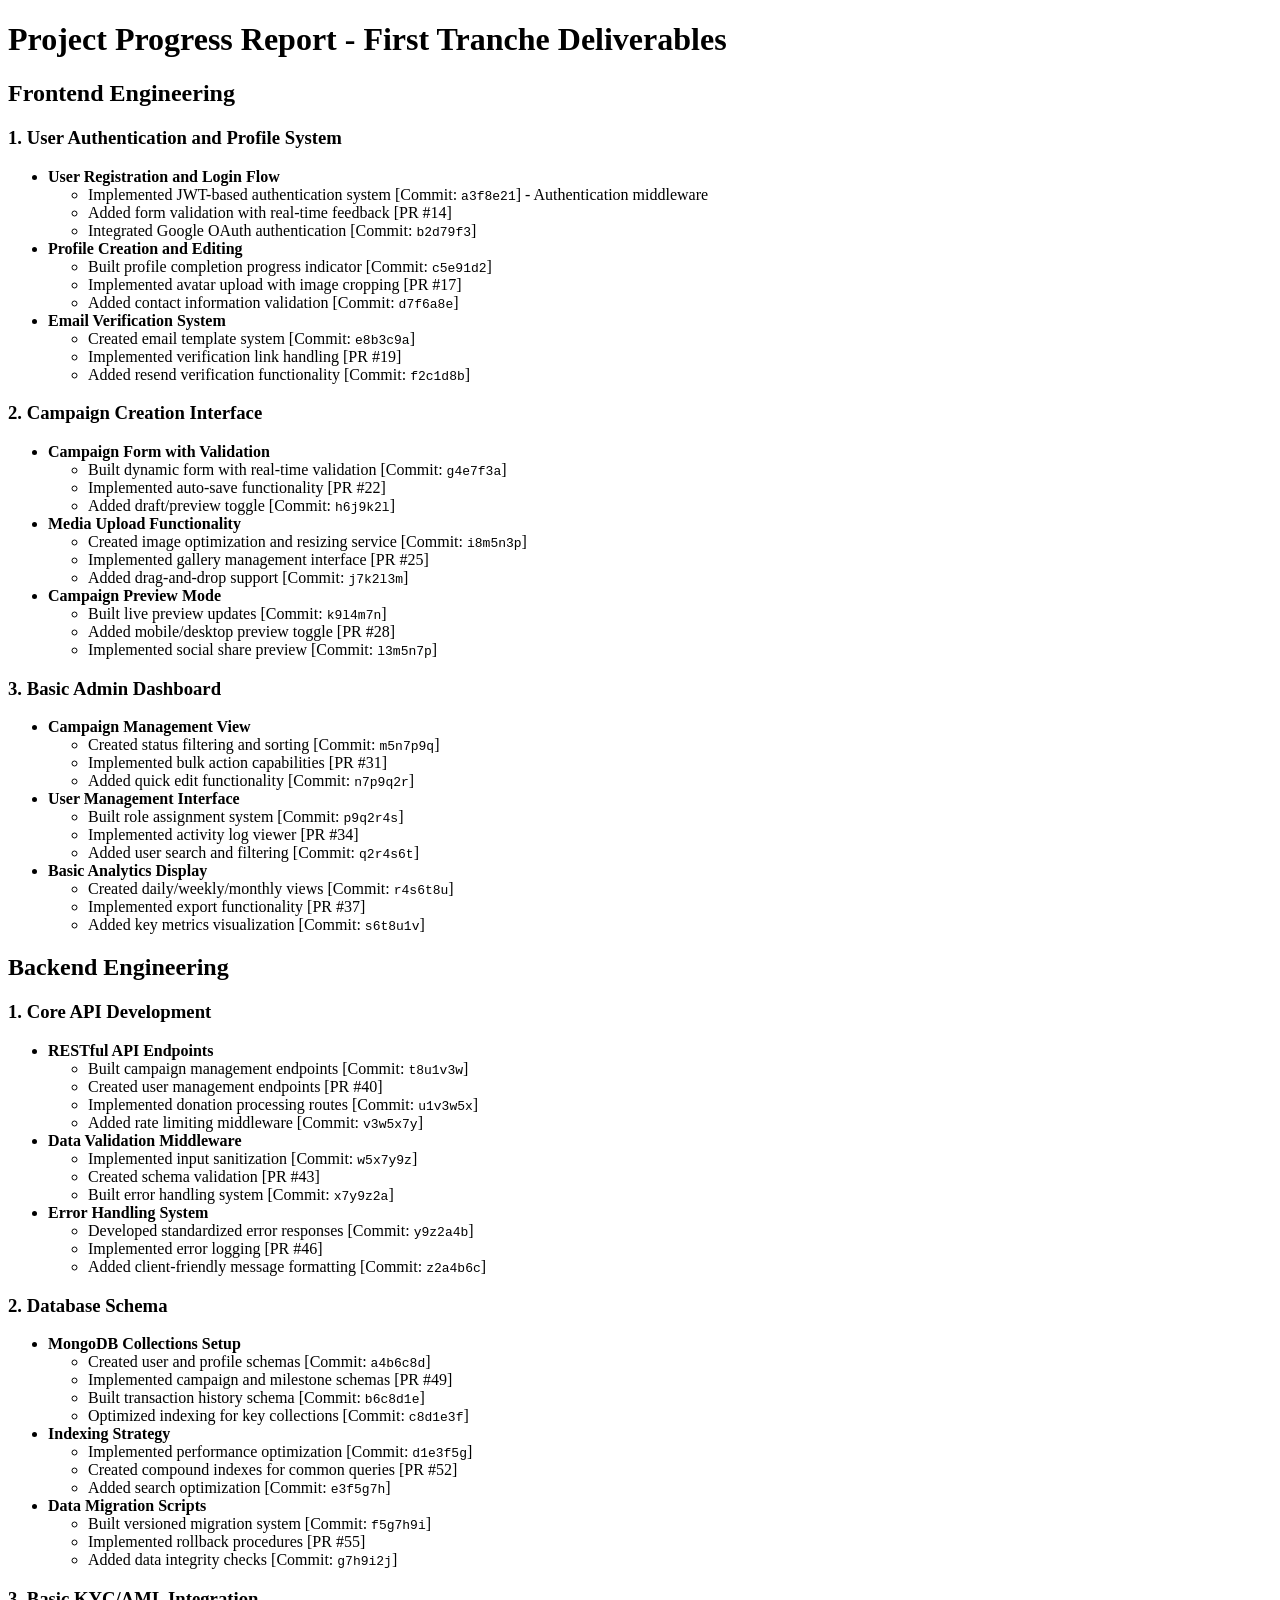
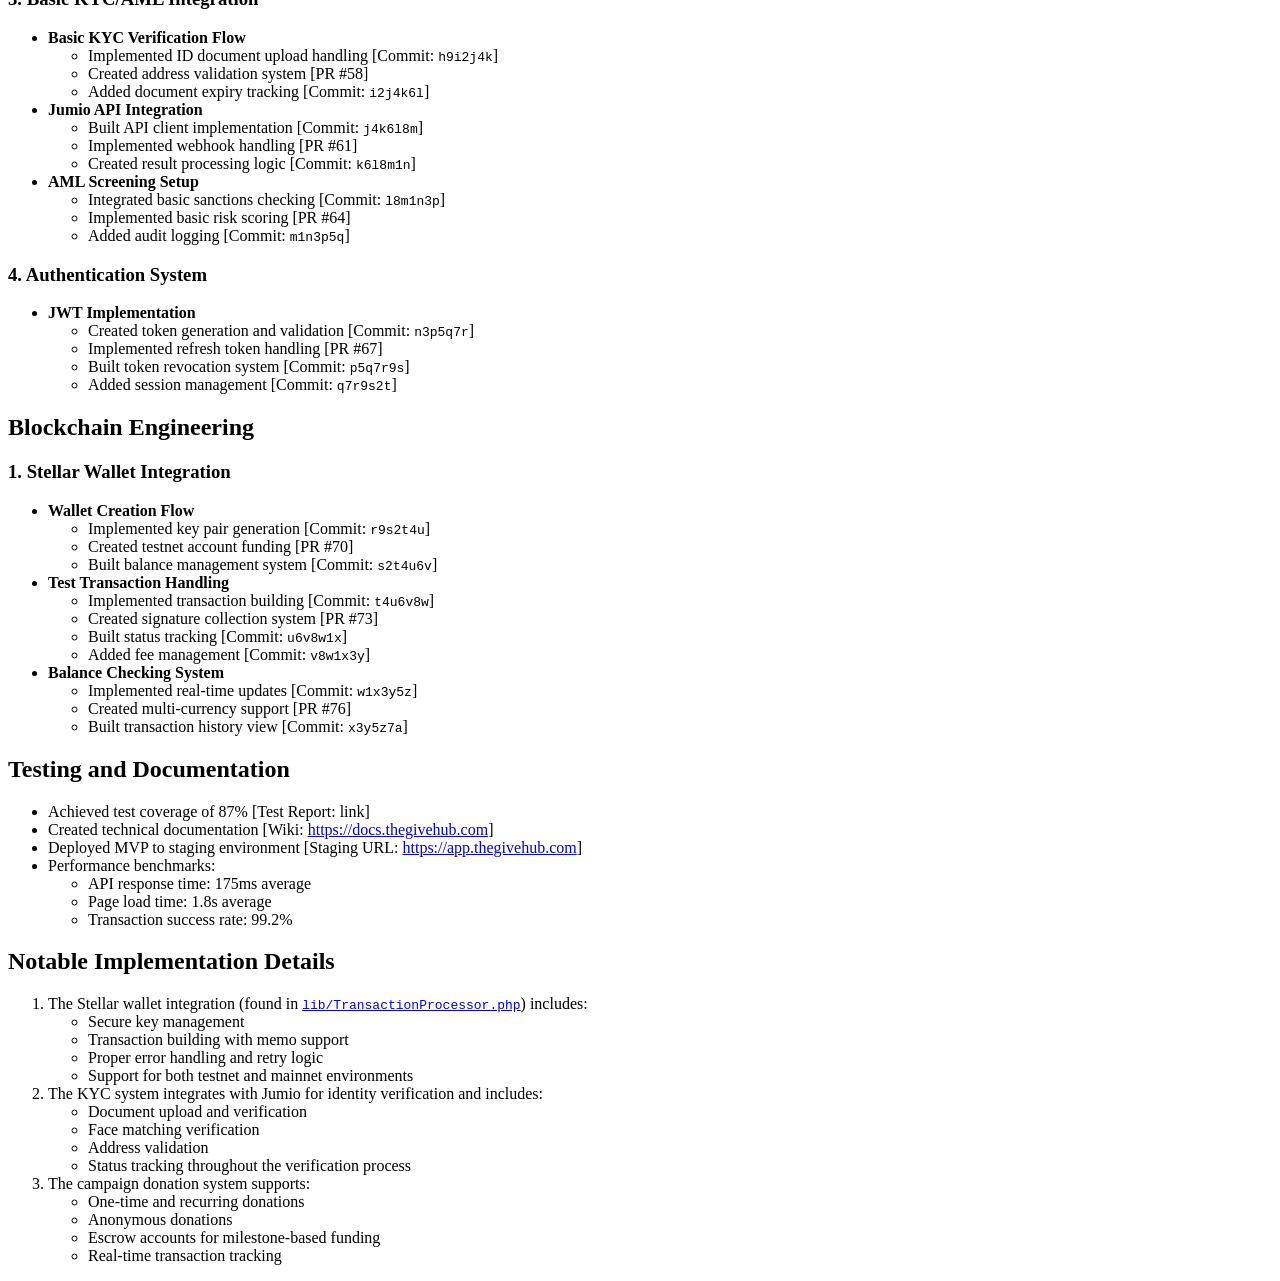
<file: completed.html>
<!DOCTYPE html>
<html lang="">
    <head>
        <meta charset="utf-8">
        <meta name="generator" content="pandoc">
        <meta name="viewport" content="width=device-width, initial-scale=1.0, user-scalable=yes">
        <title>
            The Give Hub: Tranche #1 
        </title>
        <style>
        code{white-space: pre-wrap;}
        span.smallcaps{font-variant: small-caps;}
        span.underline{text-decoration: underline;}
        div.column{display: inline-block; vertical-align: top; width: 50%;}
        div.hanging-indent{margin-left: 1.5em; text-indent: -1.5em;}
        ul.task-list{list-style: none;}
        .display.math{display: block; text-align: center; margin: 0.5rem auto;}
        </style>
        <link rel="stylesheet" href="https://cdr2.com/pandoc.css">
    </head>
    <body>
        <h1 id="project-progress-report---first-tranche-deliverables">
            Project Progress Report - First Tranche Deliverables
        </h1>
        <h2 id="frontend-engineering">
            Frontend Engineering
        </h2>
        <h3 id="user-authentication-and-profile-system">
            1. User Authentication and Profile System
        </h3>
        <ul>
            <li>
                <strong>User Registration and Login Flow</strong>
                <ul>
                    <li>Implemented JWT-based authentication system [Commit: <code>a3f8e21</code>] - Authentication middleware
                    </li>
                    <li>Added form validation with real-time feedback [PR #14]
                    </li>
                    <li>Integrated Google OAuth authentication [Commit: <code>b2d79f3</code>]
                    </li>
                </ul>
            </li>
            <li>
                <strong>Profile Creation and Editing</strong>
                <ul>
                    <li>Built profile completion progress indicator [Commit: <code>c5e91d2</code>]
                    </li>
                    <li>Implemented avatar upload with image cropping [PR #17]
                    </li>
                    <li>Added contact information validation [Commit: <code>d7f6a8e</code>]
                    </li>
                </ul>
            </li>
            <li>
                <strong>Email Verification System</strong>
                <ul>
                    <li>Created email template system [Commit: <code>e8b3c9a</code>]
                    </li>
                    <li>Implemented verification link handling [PR #19]
                    </li>
                    <li>Added resend verification functionality [Commit: <code>f2c1d8b</code>]
                    </li>
                </ul>
            </li>
        </ul>
        <h3 id="campaign-creation-interface">
            2. Campaign Creation Interface
        </h3>
        <ul>
            <li>
                <strong>Campaign Form with Validation</strong>
                <ul>
                    <li>Built dynamic form with real-time validation [Commit: <code>g4e7f3a</code>]
                    </li>
                    <li>Implemented auto-save functionality [PR #22]
                    </li>
                    <li>Added draft/preview toggle [Commit: <code>h6j9k2l</code>]
                    </li>
                </ul>
            </li>
            <li>
                <strong>Media Upload Functionality</strong>
                <ul>
                    <li>Created image optimization and resizing service [Commit: <code>i8m5n3p</code>]
                    </li>
                    <li>Implemented gallery management interface [PR #25]
                    </li>
                    <li>Added drag-and-drop support [Commit: <code>j7k2l3m</code>]
                    </li>
                </ul>
            </li>
            <li>
                <strong>Campaign Preview Mode</strong>
                <ul>
                    <li>Built live preview updates [Commit: <code>k9l4m7n</code>]
                    </li>
                    <li>Added mobile/desktop preview toggle [PR #28]
                    </li>
                    <li>Implemented social share preview [Commit: <code>l3m5n7p</code>]
                    </li>
                </ul>
            </li>
        </ul>
        <h3 id="basic-admin-dashboard">
            3. Basic Admin Dashboard
        </h3>
        <ul>
            <li>
                <strong>Campaign Management View</strong>
                <ul>
                    <li>Created status filtering and sorting [Commit: <code>m5n7p9q</code>]
                    </li>
                    <li>Implemented bulk action capabilities [PR #31]
                    </li>
                    <li>Added quick edit functionality [Commit: <code>n7p9q2r</code>]
                    </li>
                </ul>
            </li>
            <li>
                <strong>User Management Interface</strong>
                <ul>
                    <li>Built role assignment system [Commit: <code>p9q2r4s</code>]
                    </li>
                    <li>Implemented activity log viewer [PR #34]
                    </li>
                    <li>Added user search and filtering [Commit: <code>q2r4s6t</code>]
                    </li>
                </ul>
            </li>
            <li>
                <strong>Basic Analytics Display</strong>
                <ul>
                    <li>Created daily/weekly/monthly views [Commit: <code>r4s6t8u</code>]
                    </li>
                    <li>Implemented export functionality [PR #37]
                    </li>
                    <li>Added key metrics visualization [Commit: <code>s6t8u1v</code>]
                    </li>
                </ul>
            </li>
        </ul>
        <h2 id="backend-engineering">
            Backend Engineering
        </h2>
        <h3 id="core-api-development">
            1. Core API Development
        </h3>
        <ul>
            <li>
                <strong>RESTful API Endpoints</strong>
                <ul>
                    <li>Built campaign management endpoints [Commit: <code>t8u1v3w</code>]
                    </li>
                    <li>Created user management endpoints [PR #40]
                    </li>
                    <li>Implemented donation processing routes [Commit: <code>u1v3w5x</code>]
                    </li>
                    <li>Added rate limiting middleware [Commit: <code>v3w5x7y</code>]
                    </li>
                </ul>
            </li>
            <li>
                <strong>Data Validation Middleware</strong>
                <ul>
                    <li>Implemented input sanitization [Commit: <code>w5x7y9z</code>]
                    </li>
                    <li>Created schema validation [PR #43]
                    </li>
                    <li>Built error handling system [Commit: <code>x7y9z2a</code>]
                    </li>
                </ul>
            </li>
            <li>
                <strong>Error Handling System</strong>
                <ul>
                    <li>Developed standardized error responses [Commit: <code>y9z2a4b</code>]
                    </li>
                    <li>Implemented error logging [PR #46]
                    </li>
                    <li>Added client-friendly message formatting [Commit: <code>z2a4b6c</code>]
                    </li>
                </ul>
            </li>
        </ul>
        <h3 id="database-schema">
            2. Database Schema
        </h3>
        <ul>
            <li>
                <strong>MongoDB Collections Setup</strong>
                <ul>
                    <li>Created user and profile schemas [Commit: <code>a4b6c8d</code>]
                    </li>
                    <li>Implemented campaign and milestone schemas [PR #49]
                    </li>
                    <li>Built transaction history schema [Commit: <code>b6c8d1e</code>]
                    </li>
                    <li>Optimized indexing for key collections [Commit: <code>c8d1e3f</code>]
                    </li>
                </ul>
            </li>
            <li>
                <strong>Indexing Strategy</strong>
                <ul>
                    <li>Implemented performance optimization [Commit: <code>d1e3f5g</code>]
                    </li>
                    <li>Created compound indexes for common queries [PR #52]
                    </li>
                    <li>Added search optimization [Commit: <code>e3f5g7h</code>]
                    </li>
                </ul>
            </li>
            <li>
                <strong>Data Migration Scripts</strong>
                <ul>
                    <li>Built versioned migration system [Commit: <code>f5g7h9i</code>]
                    </li>
                    <li>Implemented rollback procedures [PR #55]
                    </li>
                    <li>Added data integrity checks [Commit: <code>g7h9i2j</code>]
                    </li>
                </ul>
            </li>
        </ul>
        <h3 id="basic-kycaml-integration">
            3. Basic KYC/AML Integration
        </h3>
        <ul>
            <li>
                <strong>Basic KYC Verification Flow</strong>
                <ul>
                    <li>Implemented ID document upload handling [Commit: <code>h9i2j4k</code>]
                    </li>
                    <li>Created address validation system [PR #58]
                    </li>
                    <li>Added document expiry tracking [Commit: <code>i2j4k6l</code>]
                    </li>
                </ul>
            </li>
            <li>
                <strong>Jumio API Integration</strong>
                <ul>
                    <li>Built API client implementation [Commit: <code>j4k6l8m</code>]
                    </li>
                    <li>Implemented webhook handling [PR #61]
                    </li>
                    <li>Created result processing logic [Commit: <code>k6l8m1n</code>]
                    </li>
                </ul>
            </li>
            <li>
                <strong>AML Screening Setup</strong>
                <ul>
                    <li>Integrated basic sanctions checking [Commit: <code>l8m1n3p</code>]
                    </li>
                    <li>Implemented basic risk scoring [PR #64]
                    </li>
                    <li>Added audit logging [Commit: <code>m1n3p5q</code>]
                    </li>
                </ul>
            </li>
        </ul>
        <h3 id="authentication-system">
            4. Authentication System
        </h3>
        <ul>
            <li>
                <strong>JWT Implementation</strong>
                <ul>
                    <li>Created token generation and validation [Commit: <code>n3p5q7r</code>]
                    </li>
                    <li>Implemented refresh token handling [PR #67]
                    </li>
                    <li>Built token revocation system [Commit: <code>p5q7r9s</code>]
                    </li>
                    <li>Added session management [Commit: <code>q7r9s2t</code>]
                    </li>
                </ul>
            </li>
        </ul>
        <h2 id="blockchain-engineering">
            Blockchain Engineering
        </h2>
        <h3 id="stellar-wallet-integration">
            1. Stellar Wallet Integration
        </h3>
        <ul>
            <li>
                <strong>Wallet Creation Flow</strong>
                <ul>
                    <li>Implemented key pair generation [Commit: <code>r9s2t4u</code>]
                    </li>
                    <li>Created testnet account funding [PR #70]
                    </li>
                    <li>Built balance management system [Commit: <code>s2t4u6v</code>]
                    </li>
                </ul>
            </li>
            <li>
                <strong>Test Transaction Handling</strong>
                <ul>
                    <li>Implemented transaction building [Commit: <code>t4u6v8w</code>]
                    </li>
                    <li>Created signature collection system [PR #73]
                    </li>
                    <li>Built status tracking [Commit: <code>u6v8w1x</code>]
                    </li>
                    <li>Added fee management [Commit: <code>v8w1x3y</code>]
                    </li>
                </ul>
            </li>
            <li>
                <strong>Balance Checking System</strong>
                <ul>
                    <li>Implemented real-time updates [Commit: <code>w1x3y5z</code>]
                    </li>
                    <li>Created multi-currency support [PR #76]
                    </li>
                    <li>Built transaction history view [Commit: <code>x3y5z7a</code>]
                    </li>
                </ul>
            </li>
        </ul>
        <h2 id="testing-and-documentation">
            Testing and Documentation
        </h2>
        <ul>
            <li>Achieved test coverage of 87% [Test Report: link]
            </li>
            <li>Created technical documentation [Wiki: <a href="https://docs.thegivehub.com">https://docs.thegivehub.com</a>]
            </li>
            <li>Deployed MVP to staging environment [Staging URL: <a href=
            "https://app.thegivehub.com">https://app.thegivehub.com</a>]
            </li>
            <li>Performance benchmarks:
                <ul>
                    <li>API response time: 175ms average
                    </li>
                    <li>Page load time: 1.8s average
                    </li>
                    <li>Transaction success rate: 99.2%
                    </li>
                </ul>
            </li>
        </ul>
        <h2 id="notable-implementation-details">
            Notable Implementation Details
        </h2>
        <ol type="1">
            <li>The Stellar wallet integration (found in <a href=
            "https://github.com/thegivehub/app/blob/main/lib/TransactionProcessor.php"><code>lib/TransactionProcessor.php</code></a>)
            includes:
                <ul>
                    <li>Secure key management
                    </li>
                    <li>Transaction building with memo support
                    </li>
                    <li>Proper error handling and retry logic
                    </li>
                    <li>Support for both testnet and mainnet environments
                    </li>
                </ul>
            </li>
            <li>The KYC system integrates with Jumio for identity verification and includes:
                <ul>
                    <li>Document upload and verification
                    </li>
                    <li>Face matching verification
                    </li>
                    <li>Address validation
                    </li>
                    <li>Status tracking throughout the verification process
                    </li>
                </ul>
            </li>
            <li>The campaign donation system supports:
                <ul>
                    <li>One-time and recurring donations
                    </li>
                    <li>Anonymous donations
                    </li>
                    <li>Escrow accounts for milestone-based funding
                    </li>
                    <li>Real-time transaction tracking
                    </li>
                </ul>
            </li>
        </ol>
    </body>
</html>
</file>
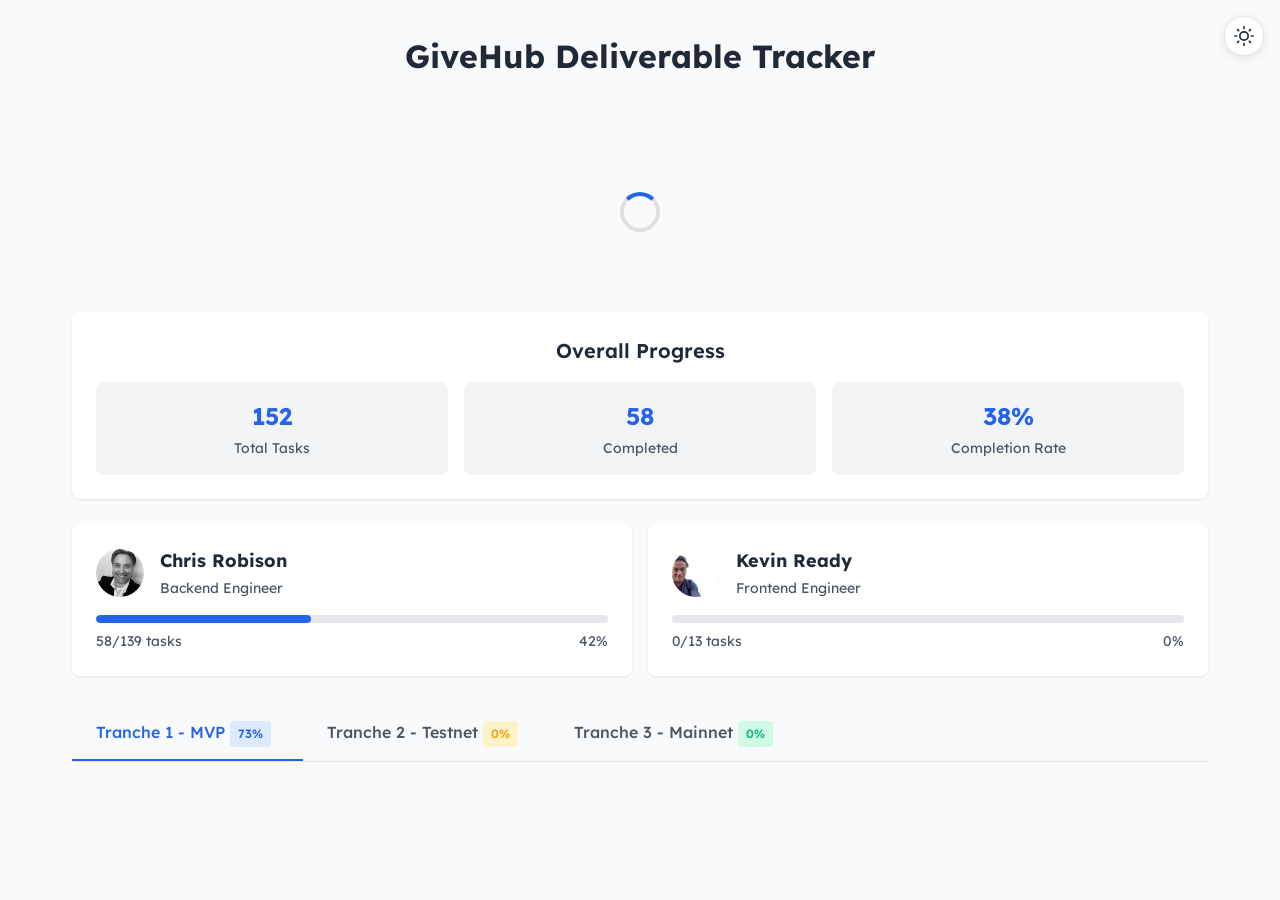
<file: dark.html>
<!DOCTYPE html>
<html lang="en" class="light">
<head>
    <meta charset="UTF-8">
    <meta name="viewport" content="width=device-width, initial-scale=1.0">
    <title>GiveHub Deliverable Tracker</title>
    <link href="https://fonts.googleapis.com/css2?family=Lexend:wght@300;400;500;600;700&display=swap" rel="stylesheet">
    <style>
        :root {
            /* Light mode variables */
            --primary: #2563eb;
            --primary-light: #dbeafe;
            --success: #10b981;
            --success-light: #d1fae5;
            --warning: #f59e0b;
            --warning-light: #fef3c7;
            --danger: #ef4444;
            --danger-light: #fee2e2;
            --background: #f9fafb;
            --card-bg: #ffffff;
            --text-primary: #1f2937;
            --text-secondary: #4b5563;
            --text-muted: #6b7280;
            --gray-100: #f3f4f6;
            --gray-200: #e5e7eb;
            --gray-300: #d1d5db;
            --gray-600: #4b5563;
            --gray-700: #374151;
            --gray-800: #1f2937;
            --border-color: #e5e7eb;
        }

        .dark {
            /* Dark mode variables */
            --primary: #3b82f6;
            --primary-light: #1e3a8a;
            --success: #10b981;
            --success-light: #064e3b;
            --warning: #f59e0b;
            --warning-light: #78350f;
            --danger: #ef4444;
            --danger-light: #7f1d1d;
            --background: #111827;
            --card-bg: #1f2937;
            --text-primary: #f9fafb;
            --text-secondary: #e5e7eb;
            --text-muted: #9ca3af;
            --gray-100: #374151;
            --gray-200: #4b5563;
            --gray-300: #6b7280;
            --gray-600: #d1d5db;
            --gray-700: #e5e7eb;
            --gray-800: #f3f4f6;
            --border-color: #374151;
        }

        * {
            box-sizing: border-box;
            margin: 0;
            padding: 0;
        }

        body {
            font-family: 'Lexend', sans-serif;
            background-color: var(--background);
            color: var(--text-primary);
            line-height: 1.5;
            transition: background-color 0.3s ease, color 0.3s ease;
        }

        .container {
            max-width: 1200px;
            margin: 0 auto;
            padding: 2rem;
        }

        /* Theme toggle */
        .theme-toggle {
            position: fixed;
            top: 1rem;
            right: 1rem;
            background: var(--card-bg);
            border: 1px solid var(--border-color);
            border-radius: 50%;
            width: 40px;
            height: 40px;
            display: flex;
            align-items: center;
            justify-content: center;
            cursor: pointer;
            z-index: 100;
            box-shadow: 0 2px 8px rgba(0, 0, 0, 0.1);
            transition: background-color 0.3s ease;
        }

        .theme-toggle svg {
            width: 20px;
            height: 20px;
            transition: transform 0.3s ease;
        }

        .theme-toggle:hover {
            transform: scale(1.05);
        }

        h1 {
            font-size: 2rem;
            font-weight: 700;
            margin-bottom: 2rem;
            color: var(--text-primary);
            text-align: center;
        }

        .tabs {
            display: flex;
            border-bottom: 1px solid var(--border-color);
            margin-bottom: 2rem;
        }

        .tab {
            padding: 0.75rem 1.5rem;
            font-weight: 500;
            cursor: pointer;
            border-bottom: 2px solid transparent;
            transition: all 0.2s;
            color: var(--text-secondary);
        }

        .tab.active {
            border-bottom: 2px solid var(--primary);
            color: var(--primary);
        }

        .tab-content {
            display: none;
        }

        .tab-content.active {
            display: block;
        }

        .progress-container {
            display: grid;
            grid-template-columns: repeat(auto-fill, minmax(250px, 1fr));
            gap: 1.5rem;
            margin-bottom: 2rem;
        }

        .progress-card {
            background: var(--card-bg);
            border-radius: 8px;
            box-shadow: 0 1px 3px rgba(0,0,0,0.1);
            padding: 1.5rem;
            transition: background-color 0.3s ease, box-shadow 0.3s ease;
        }

        .progress-card h3 {
            font-size: 1rem;
            font-weight: 600;
            margin-bottom: 1rem;
            color: var(--text-primary);
        }

        .progress-bar {
            height: 8px;
            background: var(--gray-200);
            border-radius: 4px;
            overflow: hidden;
            margin-bottom: 0.5rem;
        }

        .progress-fill {
            height: 100%;
            background: var(--primary);
            border-radius: 4px;
            transition: width 0.3s ease;
        }

        .progress-stats {
            display: flex;
            justify-content: space-between;
            font-size: 0.875rem;
            color: var(--text-secondary);
        }

        .category-section {
            background: var(--card-bg);
            border-radius: 8px;
            box-shadow: 0 1px 3px rgba(0,0,0,0.1);
            margin-bottom: 2rem;
            overflow: hidden;
            transition: background-color 0.3s ease, box-shadow 0.3s ease;
        }

        .category-header {
            padding: 1rem 1.5rem;
            background: var(--gray-100);
            font-weight: 600;
            border-bottom: 1px solid var(--border-color);
            display: flex;
            justify-content: space-between;
            align-items: center;
            color: var(--text-primary);
            transition: background-color 0.3s ease;
        }

        .category-progress {
            display: flex;
            align-items: center;
            gap: 0.5rem;
        }

        .category-progress-bar {
            height: 8px;
            width: 100px;
            background: var(--gray-200);
            border-radius: 4px;
            overflow: hidden;
        }

        .task-list {
            padding: 0.5rem 0;
        }

        .task-item {
            padding: 0.75rem 1.5rem;
            border-bottom: 1px solid var(--border-color);
            display: flex;
            align-items: flex-start;
            gap: 1rem;
        }

        .task-item:last-child {
            border-bottom: none;
        }

        .task-checkbox {
            appearance: none;
            width: 20px;
            height: 20px;
            border: 2px solid var(--gray-300);
            border-radius: 4px;
            cursor: pointer;
            position: relative;
            transition: all 0.2s;
            flex-shrink: 0;
            margin-top: 0.25rem;
            background-color: var(--card-bg);
        }

        .task-checkbox:checked {
            background: var(--primary);
            border-color: var(--primary);
        }

        .task-checkbox:checked::after {
            content: '✓';
            position: absolute;
            color: white;
            font-size: 14px;
            font-weight: bold;
            top: 50%;
            left: 50%;
            transform: translate(-50%, -50%);
        }

        .task-info {
            flex: 1;
        }

        .task-name {
            font-weight: 500;
            margin-bottom: 0.25rem;
            color: var(--text-primary);
        }

        .task-subcategory {
            font-size: 0.875rem;
            color: var(--text-secondary);
        }
        
        .task-assignee {
            display: flex;
            align-items: center;
            margin-left: auto;
            position: relative;
        }
        
        .assignee-selector {
            padding: 0.35rem 0.5rem;
            border: 1px solid var(--border-color);
            border-radius: 4px;
            background-color: var(--card-bg);
            color: var(--text-primary);
            font-size: 0.875rem;
            cursor: pointer;
            transition: border-color 0.3s ease, background-color 0.3s ease;
        }
        
        .assignee-badge {
            display: inline-flex;
            align-items: center;
            padding: 0.25rem 0.5rem;
            background: var(--primary-light);
            color: var(--primary);
            border-radius: 4px;
            font-size: 0.75rem;
            font-weight: 500;
        }
        
        .assignee-badge img {
            width: 16px;
            height: 16px;
            border-radius: 50%;
            margin-right: 0.25rem;
        }

        .summary-card {
            background: var(--card-bg);
            border-radius: 8px;
            box-shadow: 0 1px 3px rgba(0,0,0,0.1);
            padding: 1.5rem;
            margin-bottom: 1.5rem;
            text-align: center;
            transition: background-color 0.3s ease, box-shadow 0.3s ease;
        }

        .summary-card h2 {
            font-size: 1.25rem;
            font-weight: 600;
            margin-bottom: 1rem;
            color: var(--text-primary);
        }

        .summary-stats {
            display: grid;
            grid-template-columns: repeat(auto-fit, minmax(150px, 1fr));
            gap: 1rem;
        }

        .summary-stat {
            padding: 1rem;
            background: var(--gray-100);
            border-radius: 8px;
            transition: background-color 0.3s ease;
        }

        .summary-value {
            font-size: 1.5rem;
            font-weight: 700;
            margin-bottom: 0.25rem;
            color: var(--primary);
        }

        .summary-label {
            font-size: 0.875rem;
            color: var(--text-secondary);
        }

        .loading {
            display: flex;
            justify-content: center;
            align-items: center;
            height: 200px;
        }

        .spinner {
            width: 40px;
            height: 40px;
            border: 4px solid rgba(0, 0, 0, 0.1);
            border-radius: 50%;
            border-top-color: var(--primary);
            animation: spin 1s ease-in-out infinite;
        }

        .dark .spinner {
            border: 4px solid rgba(255, 255, 255, 0.1);
            border-top-color: var(--primary);
        }

        @keyframes spin {
            to { transform: rotate(360deg); }
        }

        .error {
            background: var(--danger-light);
            color: var(--danger);
            padding: 1rem;
            border-radius: 8px;
            margin-bottom: 1rem;
            text-align: center;
        }

        .hidden {
            display: none;
        }

        .tranche-badge {
            display: inline-block;
            padding: 0.25rem 0.5rem;
            border-radius: 4px;
            font-size: 0.75rem;
            font-weight: 600;
            margin-right: 0.5rem;
        }

        .tranche-1 {
            background: var(--primary-light);
            color: var(--primary);
        }

        .tranche-2 {
            background: var(--warning-light);
            color: var(--warning);
        }

        .tranche-3 {
            background: var(--success-light);
            color: var(--success);
        }
        
        .assignee-stats {
            display: grid;
            grid-template-columns: repeat(auto-fit, minmax(280px, 1fr));
            gap: 1rem;
            margin-bottom: 2rem;
        }
        
        .assignee-card {
            background: var(--card-bg);
            border-radius: 8px;
            box-shadow: 0 1px 3px rgba(0,0,0,0.1);
            padding: 1.5rem;
            display: flex;
            flex-direction: column;
            transition: background-color 0.3s ease, box-shadow 0.3s ease;
        }
        
        .assignee-header {
            display: flex;
            align-items: center;
            margin-bottom: 1rem;
        }
        
        .assignee-avatar {
            width: 48px;
            height: 48px;
            border-radius: 50%;
            background: var(--gray-200);
            display: flex;
            align-items: center;
            justify-content: center;
            font-weight: 600;
            color: var(--text-primary);
            margin-right: 1rem;
        }
        
        .assignee-avatar img {
            width: 100%;
            height: 100%;
            border-radius: 50%;
            object-fit: cover;
        }
        
        .assignee-info h3 {
            font-size: 1.125rem;
            margin-bottom: 0.25rem;
            color: var(--text-primary);
        }
        
        .assignee-info p {
            font-size: 0.875rem;
            color: var(--text-secondary);
        }
        
        /* Notes functionality styles */
        .task-notes-container {
            margin-top: 0.5rem;
            position: relative;
            display: flex;
            align-items: flex-start;
        }

        .task-notes {
            flex: 1;
            font-size: 0.875rem;
            color: var(--text-secondary);
            padding: 0.25rem 0.5rem;
            border-radius: 4px;
            min-height: 1.5rem;
            margin-right: 0.5rem;
        }

        .task-notes:empty::before {
            content: "Add notes...";
            color: var(--text-muted);
            font-style: italic;
        }

        .task-notes[contenteditable="true"] {
            background-color: var(--gray-100);
            border: 1px solid var(--border-color);
            outline: none;
            padding: 0.25rem 0.5rem;
        }

        .task-notes-edit {
            opacity: 0;
            transition: opacity 0.2s;
            cursor: pointer;
            color: var(--text-secondary);
            width: 20px;
            height: 20px;
            display: flex;
            align-items: center;
            justify-content: center;
            border-radius: 4px;
        }

        .task-item:hover .task-notes-edit {
            opacity: 1;
        }

        .task-notes-edit:hover {
            background-color: var(--gray-200);
            color: var(--primary);
        }

        .task-notes-edit.editing {
            opacity: 1;
            color: var(--primary);
        }
        @media (max-width: 768px) {
            .container {
                padding: 1rem;
            }
            
            .progress-container {
                grid-template-columns: 1fr;
            }
            
            .category-header {
                flex-direction: column;
                align-items: flex-start;
                gap: 0.5rem;
            }
            
            .tabs {
                overflow-x: auto;
                white-space: nowrap;
                -webkit-overflow-scrolling: touch;
            }
            
            .task-item {
                flex-wrap: wrap;
            }
            
            .task-assignee {
                margin-left: 0;
                margin-top: 0.5rem;
                width: 100%;
            }
            
            .assignee-selector {
                width: 100%;
            }

            .theme-toggle {
                top: 0.5rem;
                right: 0.5rem;
            }
        }
    </style>
</head>
<body>
    <div class="theme-toggle" id="themeToggle" title="Toggle dark mode">
        <!-- Sun icon for light mode -->
        <svg xmlns="http://www.w3.org/2000/svg" id="lightIcon" viewBox="0 0 24 24" fill="none" stroke="currentColor" stroke-width="2" stroke-linecap="round" stroke-linejoin="round">
            <circle cx="12" cy="12" r="5"></circle>
            <line x1="12" y1="1" x2="12" y2="3"></line>
            <line x1="12" y1="21" x2="12" y2="23"></line>
            <line x1="4.22" y1="4.22" x2="5.64" y2="5.64"></line>
            <line x1="18.36" y1="18.36" x2="19.78" y2="19.78"></line>
            <line x1="1" y1="12" x2="3" y2="12"></line>
            <line x1="21" y1="12" x2="23" y2="12"></line>
            <line x1="4.22" y1="19.78" x2="5.64" y2="18.36"></line>
            <line x1="18.36" y1="5.64" x2="19.78" y2="4.22"></line>
        </svg>
        <!-- Moon icon for dark mode -->
        <svg xmlns="http://www.w3.org/2000/svg" id="darkIcon" viewBox="0 0 24 24" fill="none" stroke="currentColor" stroke-width="2" stroke-linecap="round" stroke-linejoin="round" style="display: none;">
            <path d="M21 12.79A9 9 0 1 1 11.21 3 7 7 0 0 0 21 12.79z"></path>
        </svg>
    </div>

    <div class="container">
        <h1>GiveHub Deliverable Tracker</h1>
        
        <div id="errorDisplay" class="error hidden"></div>
        <div id="loadingDisplay" class="loading">
            <div class="spinner"></div>
        </div>
        
        <div id="contentContainer">
            <div class="summary-card">
                <h2>Overall Progress</h2>
                <div class="summary-stats">
                    <div class="summary-stat">
                        <div class="summary-value">152</div>
                        <div class="summary-label">Total Tasks</div>
                    </div>
                    <div class="summary-stat">
                        <div class="summary-value">58</div>
                        <div class="summary-label">Completed</div>
                    </div>
                    <div class="summary-stat">
                        <div class="summary-value">38%</div>
                        <div class="summary-label">Completion Rate</div>
                    </div>
                </div>
            </div>
            
            <div class="assignee-stats" id="assigneeStats">
                                                        <div class="assignee-card">
                        <div class="assignee-header">
                            <div class="assignee-avatar">
                                                                    <img src="img/profilepics/cr.png" alt="Chris Robison">
                                                            </div>
                            <div class="assignee-info">
                                <h3>Chris Robison</h3>
                                <p>Backend Engineer</p>
                            </div>
                        </div>
                        <div class="progress-bar">
                            <div class="progress-fill" style="width: 42%"></div>
                        </div>
                        <div class="progress-stats">
                            <div>58/139 tasks</div>
                            <div>42%</div>
                        </div>
                    </div>
                                                        <div class="assignee-card">
                        <div class="assignee-header">
                            <div class="assignee-avatar">
                                                                    <img src="img/profilepics/kr.png" alt="Kevin Ready">
                                                            </div>
                            <div class="assignee-info">
                                <h3>Kevin Ready</h3>
                                <p>Frontend Engineer</p>
                            </div>
                        </div>
                        <div class="progress-bar">
                            <div class="progress-fill" style="width: 0%"></div>
                        </div>
                        <div class="progress-stats">
                            <div>0/13 tasks</div>
                            <div>0%</div>
                        </div>
                    </div>
                            </div>
            
            <div class="tabs">
                <div class="tab active" data-tranche="1">
                    Tranche 1 - MVP
                    <span class="tranche-badge tranche-1">73%</span>
                </div>
                <div class="tab" data-tranche="2">
                    Tranche 2 - Testnet
                    <span class="tranche-badge tranche-2">0%</span>
                </div>
                <div class="tab" data-tranche="3">
                    Tranche 3 - Mainnet
                    <span class="tranche-badge tranche-3">0%</span>
                </div>
            </div>
            
            <div class="progress-container" id="progressContainer">
                <!-- Progress cards will be inserted here -->
            </div>
            
            <div class="tab-content active" data-tranche="1" id="taskList1">
                <!-- Tasks for Tranche 1 will be inserted here -->
            </div>
            
            <div class="tab-content" data-tranche="2" id="taskList2">
                <!-- Tasks for Tranche 2 will be inserted here -->
            </div>
            
            <div class="tab-content" data-tranche="3" id="taskList3">
                <!-- Tasks for Tranche 3 will be inserted here -->
            </div>
        </div>
    </div>

<script>
    // Theme toggle functionality
    document.addEventListener('DOMContentLoaded', function() {
        const themeToggle = document.getElementById('themeToggle');
        const lightIcon = document.getElementById('lightIcon');
        const darkIcon = document.getElementById('darkIcon');
        const htmlElement = document.documentElement;
        
        // Check for saved theme preference or respect OS preference
        const savedTheme = localStorage.getItem('theme');
        const prefersDark = window.matchMedia('(prefers-color-scheme: dark)').matches;
        
        if (savedTheme === 'dark' || (!savedTheme && prefersDark)) {
            enableDarkMode();
        } else {
            enableLightMode();
        }
        
        // Toggle theme when button is clicked
        themeToggle.addEventListener('click', function() {
            if (htmlElement.classList.contains('dark')) {
                enableLightMode();
            } else {
                enableDarkMode();
            }
        });
        
        function enableDarkMode() {
            htmlElement.classList.add('dark');
            lightIcon.style.display = 'none';
            darkIcon.style.display = 'block';
            localStorage.setItem('theme', 'dark');
        }
        
        function enableLightMode() {
            htmlElement.classList.remove('dark');
            lightIcon.style.display = 'block';
            darkIcon.style.display = 'none';
            localStorage.setItem('theme', 'light');
        }
    });

    function setupNotesEditing() {
        // Find all edit icons
        const editIcons = document.querySelectorAll('.task-notes-edit');

        editIcons.forEach(editIcon => {
            editIcon.addEventListener('click', function(evt) {
                const notesContainer = this.closest('.task-notes-container');
                const notesElement = notesContainer.querySelector('.task-notes');
                evt.preventDefault();
                evt.stopPropagation();
                if (notesElement.getAttribute('contenteditable') === 'true') {
                    // Already in edit mode, so save
                    saveNotes(notesElement);
                } else {
                    // Enter edit mode
                    startEditing(notesElement, this);
                }
                return false;
            });
        });
    }

    function startEditing(notesElement, editIcon) {
        // Store original content for cancel
        notesElement.dataset.originalContent = notesElement.innerHTML;

        // Make editable and focus
        notesElement.setAttribute('contenteditable', 'true');
        notesElement.focus();

        // Select all text if not empty
        if (notesElement.textContent.trim() !== '') {
            selectElementContents(notesElement);
        }

        // Change icon to save icon
        editIcon.innerHTML = '<svg xmlns="http://www.w3.org/2000/svg" width="16" height="16" viewBox="0 0 24 24" fill="none" stroke="currentColor" stroke-width="2" stroke-linecap="round" stroke-linejoin="round"><path d="M19 21H5a2 2 0 0 1-2-2V5a2 2 0 0 1 2-2h11l5 5v11a2 2 0 0 1-2 2z"></path><polyline points="17 21 17 13 7 13 7 21"></polyline><polyline points="7 3 7 8 15 8"></polyline></svg>';
        editIcon.classList.add('editing');

        // Handle key events (Enter to save, Escape to cancel)
        notesElement.addEventListener('keydown', handleNotesKeydown);

        // Handle click outside to save
        document.addEventListener('click', handleClickOutside);
    }

    function saveNotes(notesElement) {
        // Remove editing state
        notesElement.removeAttribute('contenteditable');

        const taskId = notesElement.closest('.task-item').querySelector('.task-checkbox').dataset.id;
        const notesContent = notesElement.innerHTML.trim();

        // Update notes in database
        updateTaskNotes(taskId, notesContent);

        // Reset edit icon
        const editIcon = notesElement.parentElement.querySelector('.task-notes-edit');
        editIcon.innerHTML = '<svg xmlns="http://www.w3.org/2000/svg" width="16" height="16" viewBox="0 0 24 24" fill="none" stroke="currentColor" stroke-width="2" stroke-linecap="round" stroke-linejoin="round"><path d="M11 4H4a2 2 0 0 0-2 2v14a2 2 0 0 0 2 2h14a2 2 0 0 0 2-2v-7"></path><path d="M18.5 2.5a2.121 2.121 0 0 1 3 3L12 15l-4 1 1-4 9.5-9.5z"></path></svg>';
        editIcon.classList.remove('editing');

        // Remove event listeners
        notesElement.removeEventListener('keydown', handleNotesKeydown);
        document.removeEventListener('click', handleClickOutside);
    }

    function cancelEditing(notesElement) {
        // Restore original content
        notesElement.innerHTML = notesElement.dataset.originalContent;
        notesElement.removeAttribute('contenteditable');

        // Reset edit icon
        const editIcon = notesElement.parentElement.querySelector('.task-notes-edit');
        editIcon.innerHTML = '<svg xmlns="http://www.w3.org/2000/svg" width="16" height="16" viewBox="0 0 24 24" fill="none" stroke="currentColor" stroke-width="2" stroke-linecap="round" stroke-linejoin="round"><path d="M11 4H4a2 2 0 0 0-2 2v14a2 2 0 0 0 2 2h14a2 2 0 0 0 2-2v-7"></path><path d="M18.5 2.5a2.121 2.121 0 0 1 3 3L12 15l-4 1 1-4 9.5-9.5z"></path></svg>';
        editIcon.classList.remove('editing');

        // Remove event listeners
        notesElement.removeEventListener('keydown', handleNotesKeydown);
        document.removeEventListener('click', handleClickOutside);
    }

    function handleNotesKeydown(event) {
        const notesElement = event.target;

        // Enter key saves (unless Shift is held)
        if (event.key === 'Enter' && !event.shiftKey) {
            event.preventDefault();
            saveNotes(notesElement);
        }

        // Escape key cancels
        if (event.key === 'Escape') {
            cancelEditing(notesElement);
        }
    }

    function handleClickOutside(event) {
        const activeNotesElements = document.querySelectorAll('.task-notes[contenteditable="true"]');

        activeNotesElements.forEach(notesElement => {
            // Check if the click was inside this notes element
            if (!notesElement.contains(event.target) &&
                !notesElement.parentElement.querySelector('.task-notes-edit').contains(event.target)) {
                saveNotes(notesElement);
            }
        });
    }

    function selectElementContents(element) {
        const range = document.createRange();
        range.selectNodeContents(element);
        const selection = window.getSelection();
        selection.removeAllRanges();
        selection.addRange(range);
    }

    function updateTaskNotes(taskId, notes) {
        const formData = new FormData();
        formData.append('action', 'update_notes');
        formData.append('task_id', taskId);
        formData.append('notes', notes);

        fetch('handle_tasks.php', {
            method: 'POST',
            body: formData
        })
        .then(response => response.json())
        .then(data => {
            if (!data.success) {
                showError('Failed to update task notes. Please try again.');
            }
        })
        .catch(error => {
            console.error('Error updating task notes:', error);
            showError('Failed to update task notes. Please try again.');
        });
    }
        document.addEventListener('DOMContentLoaded', function() {
            const tasks = [];
            const categories = {};
            const progressContainer = document.getElementById('progressContainer');
            const contentContainer = document.getElementById('contentContainer');
            const loadingDisplay = document.getElementById('loadingDisplay');
            const errorDisplay = document.getElementById('errorDisplay');
            
            const developers = [{"id":1,"name":"Chris Robison","email":"chris@thegivehub.com","role":"Backend Engineer","avatar":"cr.png"},{"id":2,"name":"Kevin Ready","email":"kevin@thegivehub.com","role":"Frontend Engineer","avatar":"kr.png"}];
    
            // Tab switching
            const tabs = document.querySelectorAll('.tab');
            const tabContents = document.querySelectorAll('.tab-content');
            
            tabs.forEach(tab => {
                tab.addEventListener('click', () => {
                    const tranche = tab.getAttribute('data-tranche');
                    
                    // Update active tab
                    tabs.forEach(t => t.classList.remove('active'));
                    tab.classList.add('active');
                    
                    // Update active content
                    tabContents.forEach(content => {
                        if (content.getAttribute('data-tranche') === tranche) {
                            content.classList.add('active');
                        } else {
                            content.classList.remove('active');
                        }
                    });
                    
                    // Update progress cards
                    updateProgressCards(tranche);
                });
            });
            
            fetchTasks()
                .catch(error => {
                    console.error('Error initializing app:', error);
                    showError('Failed to initialize application. Please try again.');
                });

            function fetchTasks() {
                showLoading(true);
                
                return fetch('handle_tasks.php')
                    .then(response => {
                        if (!response.ok) {
                            throw new Error('Network response was not ok');
                        }
                        return response.json();
                    })
                    .then(data => {
                        if (data && Array.isArray(data)) {
                            // Process the tasks data
                            processTasks(data);
                            showLoading(false);
                        } else {
                            throw new Error('Invalid data format received from server');
                        }
                    })
                    .catch(error => {
                        console.error('Error fetching tasks:', error);
                        showError('Failed to load tasks. Please try again later.');
                        showLoading(false);
                    });
            }
            
            function getAssigneeName(assigneeId) {
                if (!assigneeId) return 'Unassigned';
                const developer = developers.find(d => d.id == assigneeId);
                return developer ? developer.name : 'Unknown';
            }
            
            function processTasks(taskData) {
                // Clear existing data
                tasks.length = 0;
                Object.keys(categories).forEach(key => delete categories[key]);
                
                // Process new data
                taskData.forEach(task => {
                    tasks.push(task);
                    
                    // Organize by category
                    if (!categories[task.category]) {
                        categories[task.category] = {
                            total: 0,
                            completed: 0,
                            subcategories: {}
                        };
                    }
                    
                    categories[task.category].total++;
                    if (task.completed == 1) {
                        categories[task.category].completed++;
                    }
                    
                    // Organize by subcategory
                    if (!categories[task.category].subcategories[task.subcategory]) {
                        categories[task.category].subcategories[task.subcategory] = {
                            total: 0,
                            completed: 0,
                            tasks: []
                        };
                    }
                    
                    categories[task.category].subcategories[task.subcategory].total++;
                    if (task.completed == 1) {
                        categories[task.category].subcategories[task.subcategory].completed++;
                    }
                    
                    categories[task.category].subcategories[task.subcategory].tasks.push(task);
                });
                
                // Render the UI
                renderTasks();
                updateProgressCards('1'); // Start with Tranche 1
            }
            
            function renderTasks() {
                // Clear existing content
                document.getElementById('taskList1').innerHTML = '';
                document.getElementById('taskList2').innerHTML = '';
                document.getElementById('taskList3').innerHTML = '';
                
                // Group tasks by tranche
                const trancheGroups = {
                    '1': {},
                    '2': {},
                    '3': {}
                };
                
                // Organize tasks by tranche and category
                tasks.forEach(task => {
                    const tranche = task.tranche;
                    const category = task.category;
                    
                    if (!trancheGroups[tranche][category]) {
                        trancheGroups[tranche][category] = {
                            total: 0,
                            completed: 0,
                            subcategories: {}
                        };
                    }
                    
                    trancheGroups[tranche][category].total++;
                    if (task.completed == 1) {
                        trancheGroups[tranche][category].completed++;
                    }
                    
                    const subcategory = task.subcategory;
                    if (!trancheGroups[tranche][category].subcategories[subcategory]) {
                        trancheGroups[tranche][category].subcategories[subcategory] = {
                            total: 0,
                            completed: 0,
                            tasks: []
                        };
                    }
                    
                    trancheGroups[tranche][category].subcategories[subcategory].total++;
                    if (task.completed == 1) {
                        trancheGroups[tranche][category].subcategories[subcategory].completed++;
                    }
                    
                    trancheGroups[tranche][category].subcategories[subcategory].tasks.push(task);
                });
                
                // Render each tranche
                Object.keys(trancheGroups).forEach(tranche => {
                    const trancheElement = document.getElementById(`taskList${tranche}`);
                    const trancheCategories = trancheGroups[tranche];
                    
                    // Sort categories alphabetically
                    const sortedCategories = Object.keys(trancheCategories).sort();
                    
                    sortedCategories.forEach(category => {
                        const categoryData = trancheCategories[category];
                        const completionPercent = categoryData.total > 0 
                            ? Math.round((categoryData.completed / categoryData.total) * 100) 
                            : 0;
                        
                        const categorySection = document.createElement('div');
                        categorySection.className = 'category-section';
                        
                        // Category header
                        const categoryHeader = document.createElement('div');
                        categoryHeader.className = 'category-header';
                        categoryHeader.innerHTML = `
                            <div>${category}</div>
                            <div class="category-progress">
                                <div class="category-progress-bar">
                                    <div class="progress-fill" style="width: ${completionPercent}%"></div>
                                </div>
                                <div>${categoryData.completed}/${categoryData.total} (${completionPercent}%)</div>
                            </div>
                        `;
                        categorySection.appendChild(categoryHeader);
                        
                        // Task list
                        const taskList = document.createElement('div');
                        taskList.className = 'task-list';
                        
                        // Sort subcategories alphabetically
                        const sortedSubcategories = Object.keys(categoryData.subcategories).sort();
                        
                        sortedSubcategories.forEach(subcategory => {
                            const subcategoryData = categoryData.subcategories[subcategory];
                            
                            // Sort tasks by ID
                            const sortedTasks = subcategoryData.tasks.sort((a, b) => a.id - b.id);
                            
                            sortedTasks.forEach(task => {
                                const taskItem = document.createElement('div');
                                taskItem.className = 'task-item';
                                
                                // Create assignee dropdown options
                                let assigneeOptions = '';
                                developers.forEach(dev => {
                                    const selected = task.assignee_id == dev.id ? 'selected' : '';
                                    assigneeOptions += `<option value="${dev.id}" ${selected}>${dev.name}</option>`;
                                });
                                
                                // Create task item HTML
                                taskItem.innerHTML = `
                                    <input type="checkbox" class="task-checkbox" data-id="${task.id}" ${task.completed == 1 ? 'checked' : ''}>
                                    <div class="task-info">
                                        <div class="task-name">${task.task_name}</div>
                                        <div class="task-subcategory">${subcategory}</div>
                                        <div class="task-notes-container">
                                            <div class="task-notes" data-task-id="${task.id}">${task.notes || ''}</div>
                                            <div class="task-notes-edit">
                                                <svg xmlns="http://www.w3.org/2000/svg" width="16" height="16" viewBox="0 0 24 24" fill="none" stroke="currentColor" stroke-width="2" stroke-linecap="round" stroke-linejoin="round"><path d="M11 4H4a2 2 0 0 0-2 2v14a2 2 0 0 0 2 2h14a2 2 0 0 0 2-2v-7"></path><path d="M18.5 2.5a2.121 2.121 0 0 1 3 3L12 15l-4 1 1-4 9.5-9.5z"></path></svg>
                                            </div>
                                        </div>
                                    </div>
                                    <div class="task-assignee">
                                        <select class="assignee-selector" data-id="${task.id}">
                                            <option value="">Unassigned</option>
                                            ${assigneeOptions}
                                        </select>
                                    </div>
                                `;
                               
                                taskList.appendChild(taskItem);
                                
                                // Add event listener for checkbox
                                const checkbox = taskItem.querySelector('.task-checkbox');
                                checkbox.addEventListener('change', function() {
                                    updateTaskStatus(task.id, this.checked);
                                });
                                
                                // Add event listener for assignee dropdown
                                const assigneeSelector = taskItem.querySelector('.assignee-selector');
                                assigneeSelector.addEventListener('change', function() {
                                    updateTaskAssignee(task.id, this.value);
                                });
                            });
                        });
                        
                        categorySection.appendChild(taskList);
                        trancheElement.appendChild(categorySection);
                    });
                });
                setupNotesEditing();            
            }
            
            function updateTaskStatus(taskId, completed) {
                const formData = new FormData();
                formData.append('action', 'update');
                formData.append('task_id', taskId);
                formData.append('completed', completed ? 1 : 0);
                
                fetch('handle_tasks.php', {
                    method: 'POST',
                    body: formData
                })
                .then(response => response.json())
                .then(data => {
                    if (data.success) {
                        // Update local data
                        const task = tasks.find(t => t.id == taskId);
                        if (task) {
                            task.completed = completed ? 1 : 0;
                            
                            // Update category data
                            const category = task.category;
                            const subcategory = task.subcategory;
                            
                            if (completed) {
                                categories[category].completed++;
                                categories[category].subcategories[subcategory].completed++;
                            } else {
                                categories[category].completed--;
                                categories[category].subcategories[subcategory].completed--;
                            }
                            
                            // Update UI
                            updateCategoryProgress();
                            updateProgressCards(document.querySelector('.tab.active').getAttribute('data-tranche'));
                            
                            // Reload the page to refresh server-side calculated stats
                            // You could implement a more elegant solution with AJAX
                            setTimeout(() => {
                                window.location.reload();
                            }, 500);
                        }
                    } else {
                        // Revert checkbox state on error
                        const checkbox = document.querySelector(`.task-checkbox[data-id="${taskId}"]`);
                        if (checkbox) {
                            checkbox.checked = !completed;
                        }
                        
                        showError('Failed to update task status. Please try again.');
                    }
                })
                .catch(error => {
                   console.error('Error updating task status:', error);
                    
                    // Revert checkbox state on error
                    const checkbox = document.querySelector(`.task-checkbox[data-id="${taskId}"]`);
                    if (checkbox) {
                        checkbox.checked = !completed;
                    }
                    
                    showError('Failed to update task status. Please try again.');
                });
            }
            
            function updateTaskAssignee(taskId, assigneeId) {
                const formData = new FormData();
                formData.append('action', 'update_assignee');
                formData.append('task_id', taskId);
                formData.append('assignee_id', assigneeId);
                
                fetch('handle_tasks.php', {
                    method: 'POST',
                    body: formData
                })
                .then(response => response.json())
                .then(data => {
                    if (data.success) {
                        // Update local data
                        const task = tasks.find(t => t.id == taskId);
                        if (task) {
                            task.assignee_id = assigneeId;
                            // Reload the page to refresh server-side calculated stats
                            setTimeout(() => {
                                window.location.reload();
                            }, 500);
                        }
                    } else {
                        // Revert select state on error
                        const assigneeSelector = document.querySelector(`.assignee-selector[data-id="${taskId}"]`);
                        if (assigneeSelector) {
                            assigneeSelector.value = task.assignee_id || '';
                        }
                        
                        showError('Failed to update task assignee. Please try again.');
                    }
                })
                .catch(error => {
                    console.error('Error updating task assignee:', error);
                    
                    // Revert select state on error
                    const assigneeSelector = document.querySelector(`.assignee-selector[data-id="${taskId}"]`);
                    if (assigneeSelector) {
                        assigneeSelector.value = task.assignee_id || '';
                    }
                    
                    showError('Failed to update task assignee. Please try again.');
                });
            }
            
            function updateProgressCards(tranche) {
                progressContainer.innerHTML = '';
                
                // Filter tasks by tranche
                const trancheTasks = tasks.filter(task => task.tranche == tranche);
                
                // Group by category
                const trancheCategories = {};
                trancheTasks.forEach(task => {
                    if (!trancheCategories[task.category]) {
                        trancheCategories[task.category] = {
                            total: 0,
                            completed: 0
                        };
                    }
                    
                    trancheCategories[task.category].total++;
                    if (task.completed == 1) {
                        trancheCategories[task.category].completed++;
                    }
                });
                
                // Create progress cards
                Object.keys(trancheCategories).sort().forEach(category => {
                    const data = trancheCategories[category];
                    const percent = data.total > 0 ? Math.round((data.completed / data.total) * 100) : 0;
                    
                    const card = document.createElement('div');
                    card.className = 'progress-card';
                    card.innerHTML = `
                        <h3>${category}</h3>
                        <div class="progress-bar">
                            <div class="progress-fill" style="width: ${percent}%"></div>
                        </div>
                        <div class="progress-stats">
                            <div>${data.completed}/${data.total} tasks</div>
                            <div>${percent}%</div>
                        </div>
                    `;
                    
                    progressContainer.appendChild(card);
                });
            }
            
            function updateCategoryProgress() {
                document.querySelectorAll('.category-section').forEach(section => {
                    const categoryHeader = section.querySelector('.category-header');
                    const categoryName = categoryHeader.querySelector('div:first-child').textContent;
                    const progressElement = categoryHeader.querySelector('.category-progress div:last-child');
                    const progressBar = categoryHeader.querySelector('.progress-fill');
                    
                    // Find the relevant category in the current tranche
                    const activeTrancheId = document.querySelector('.tab.active').getAttribute('data-tranche');
                    const trancheTasks = tasks.filter(task => task.tranche == activeTrancheId && task.category == categoryName);
                    
                    if (trancheTasks.length > 0) {
                        const total = trancheTasks.length;
                        const completed = trancheTasks.filter(t => t.completed == 1).length;
                        const percent = Math.round((completed / total) * 100);
                        
                        progressElement.textContent = `${completed}/${total} (${percent}%)`;
                        progressBar.style.width = `${percent}%`;
                    }
                });
            }
            
            function showLoading(show) {
                if (show) {
                    loadingDisplay.classList.remove('hidden');
                    contentContainer.classList.add('hidden');
                    errorDisplay.classList.add('hidden');
                } else {
                    loadingDisplay.classList.add('hidden');
                    contentContainer.classList.remove('hidden');
                }
            }
            
            function showError(message) {
                errorDisplay.textContent = message;
                errorDisplay.classList.remove('hidden');
                setTimeout(() => {
                    errorDisplay.classList.add('hidden');
                }, 5000);
            }
        });
</file>
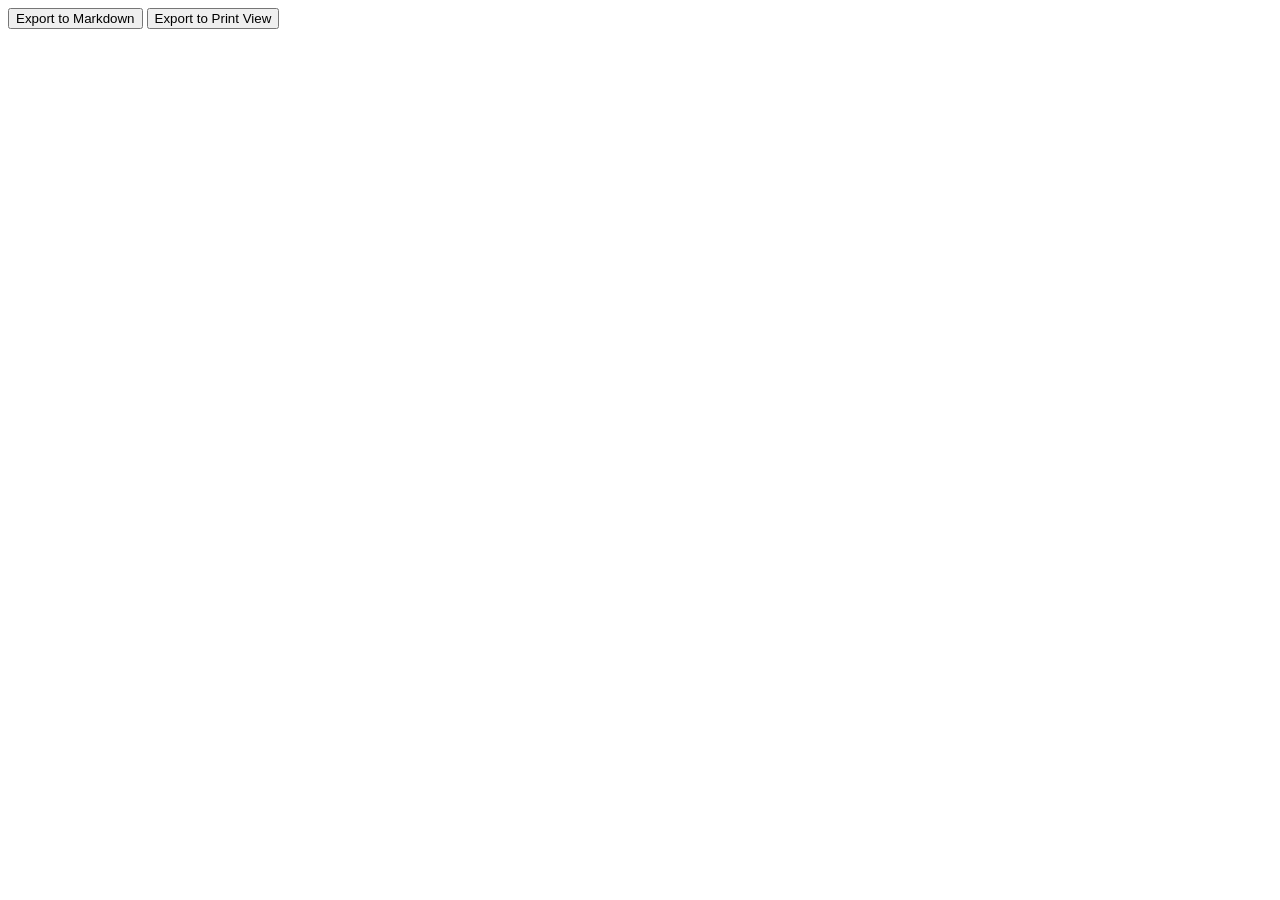
<file: exportbutton.html>
<!DOCTYPE html>
<html lang="en">
<head>
    <meta charset="UTF-8">
    <meta name="viewport" content="width=device-width, initial-scale=1.0">
    <title>Export Button Test</title>
</head>
<body>
    <button onclick="exportTranche('markdown')">Export to Markdown</button>
    <button onclick="exportTranche('print')">Export to Print View</button>

    <script>
        function exportTranche(type) {
            const trancheId = '1';
            window.open(`export.php?type=${type}&tranche=${trancheId}`, '_blank');
        }
    </script>
</body>
</html>
</file>
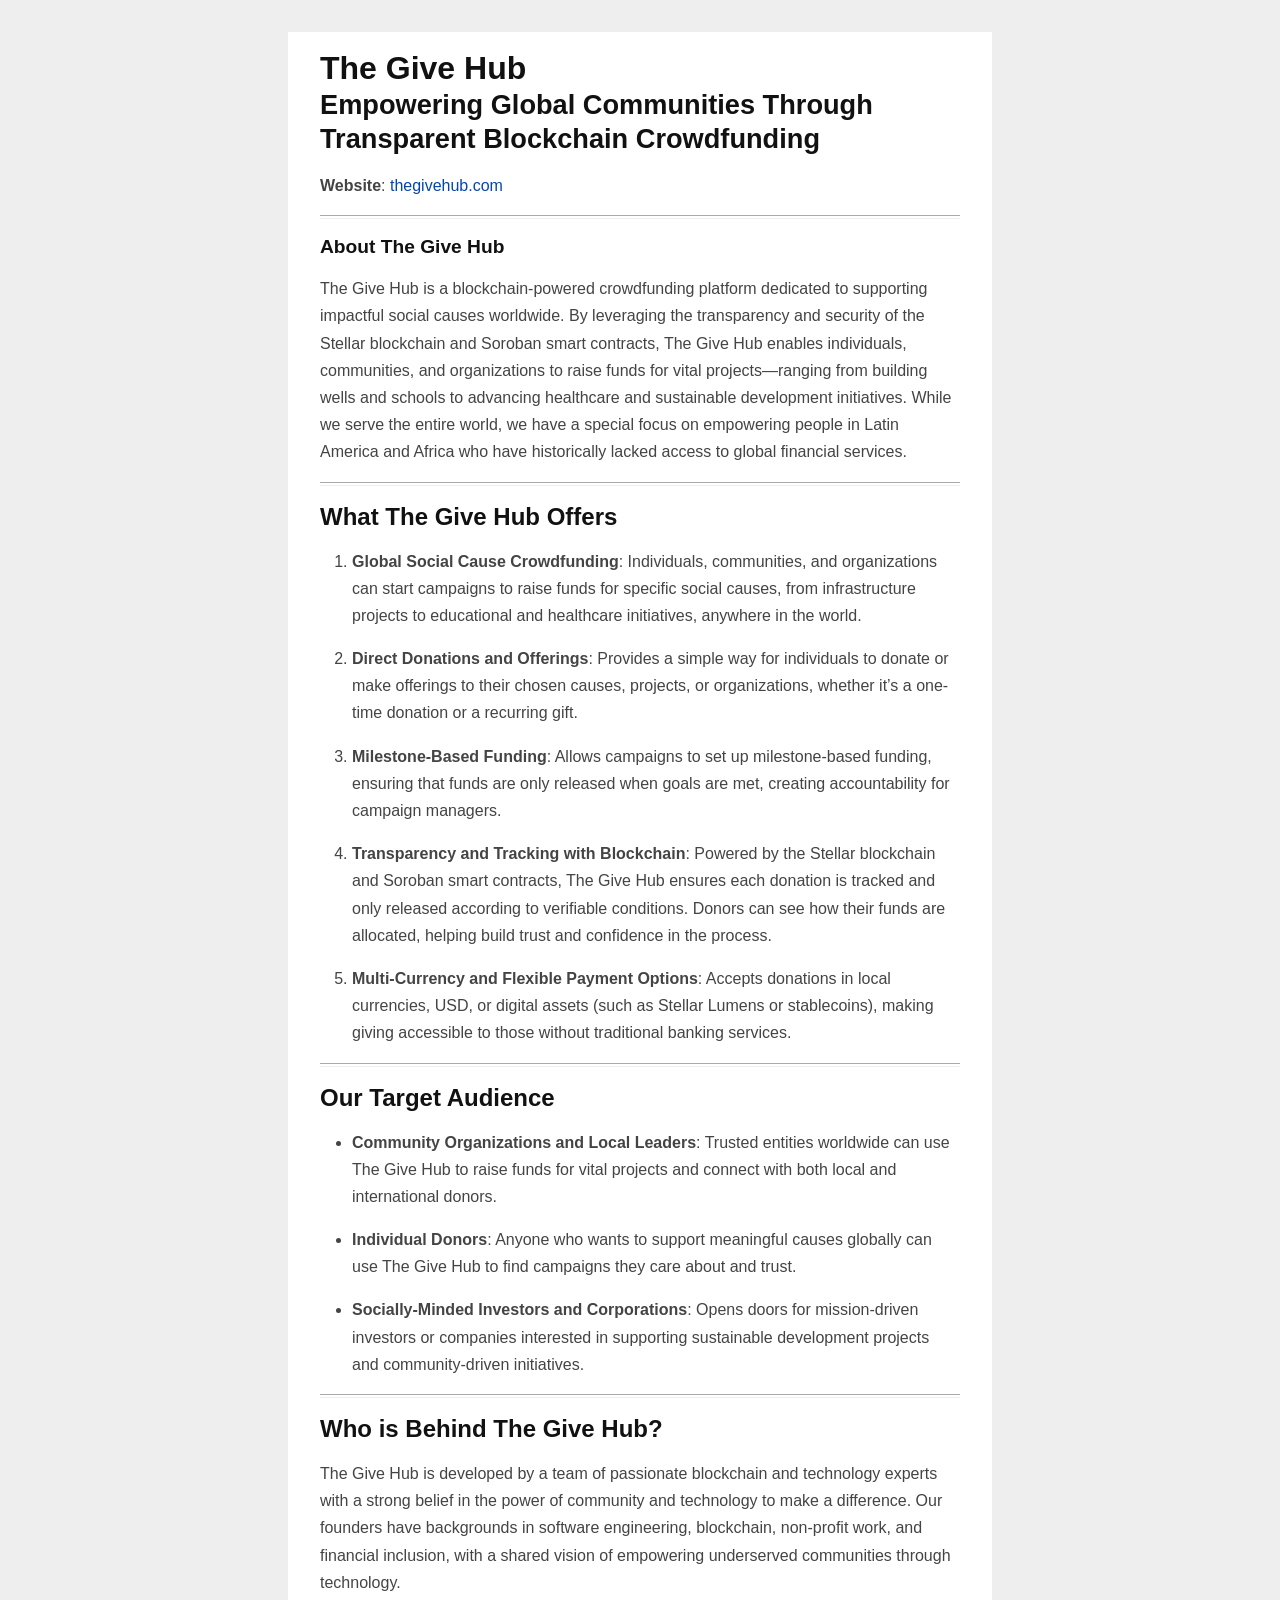
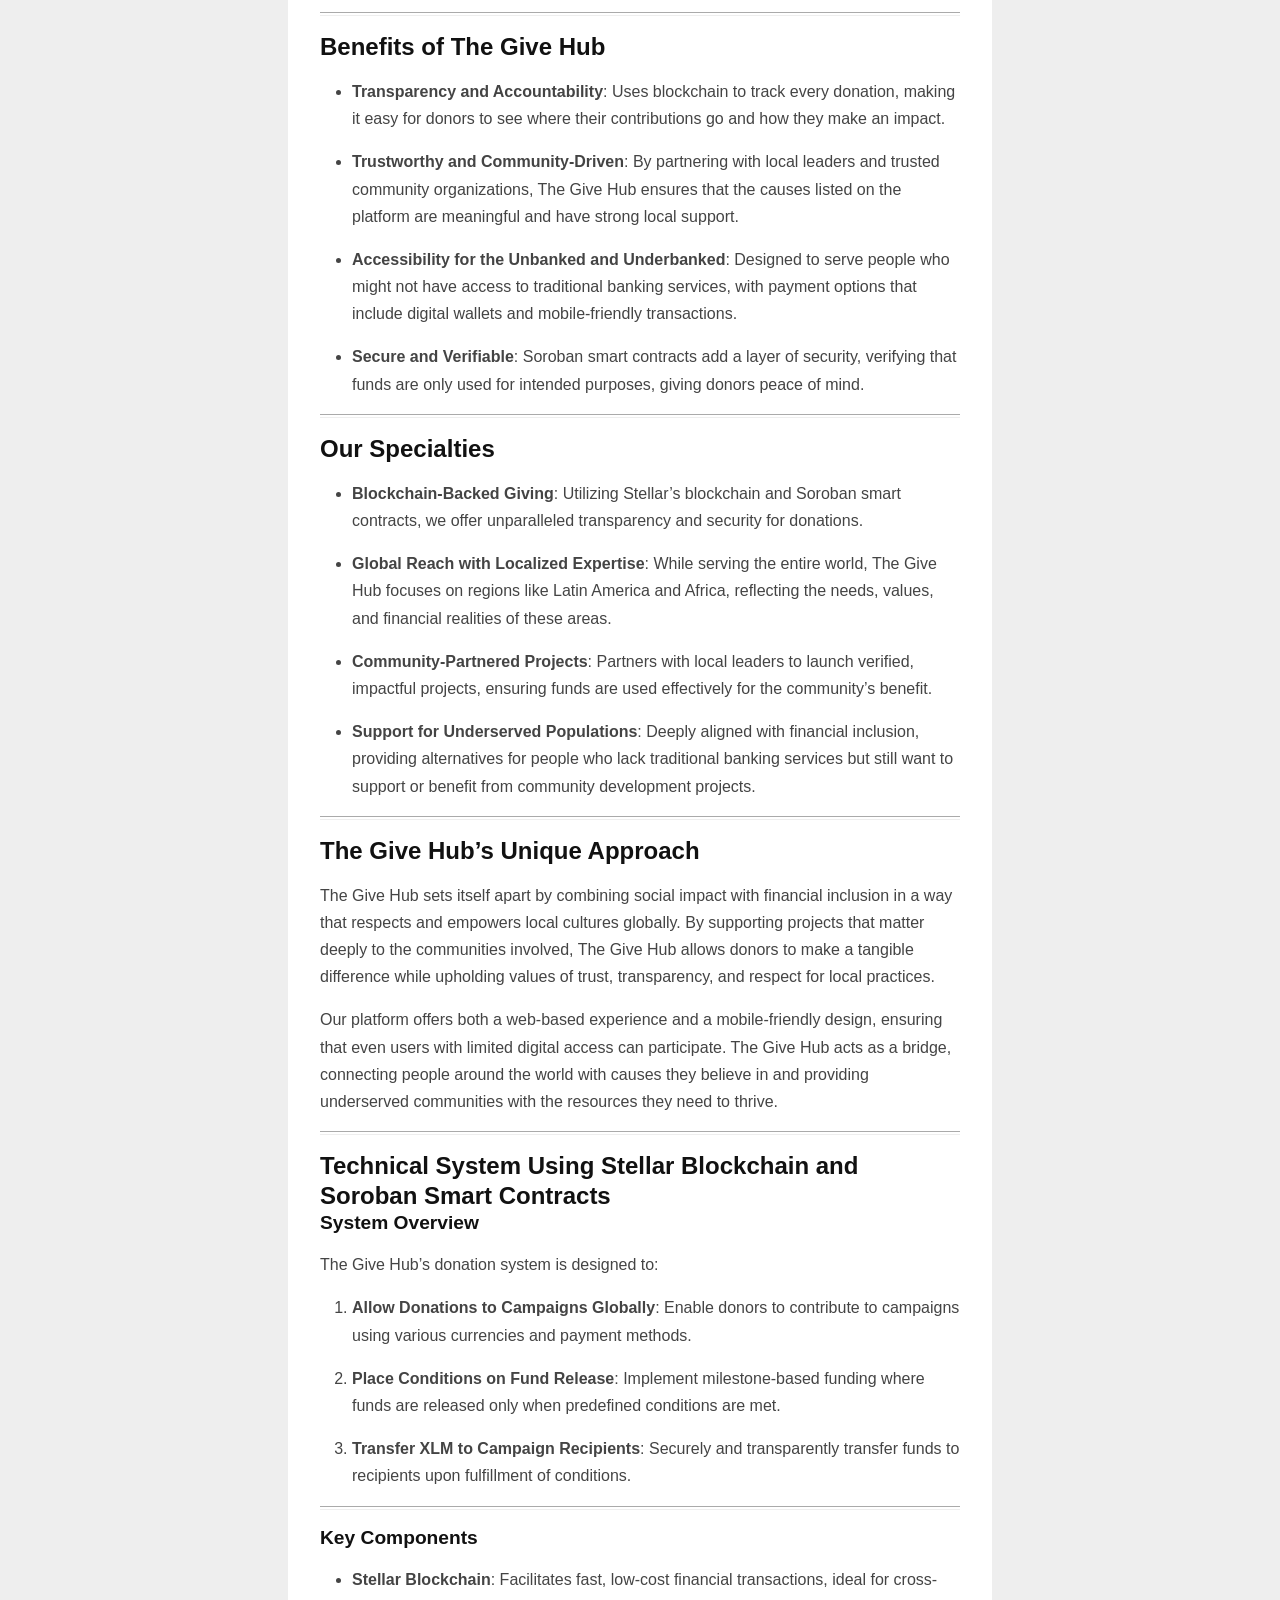
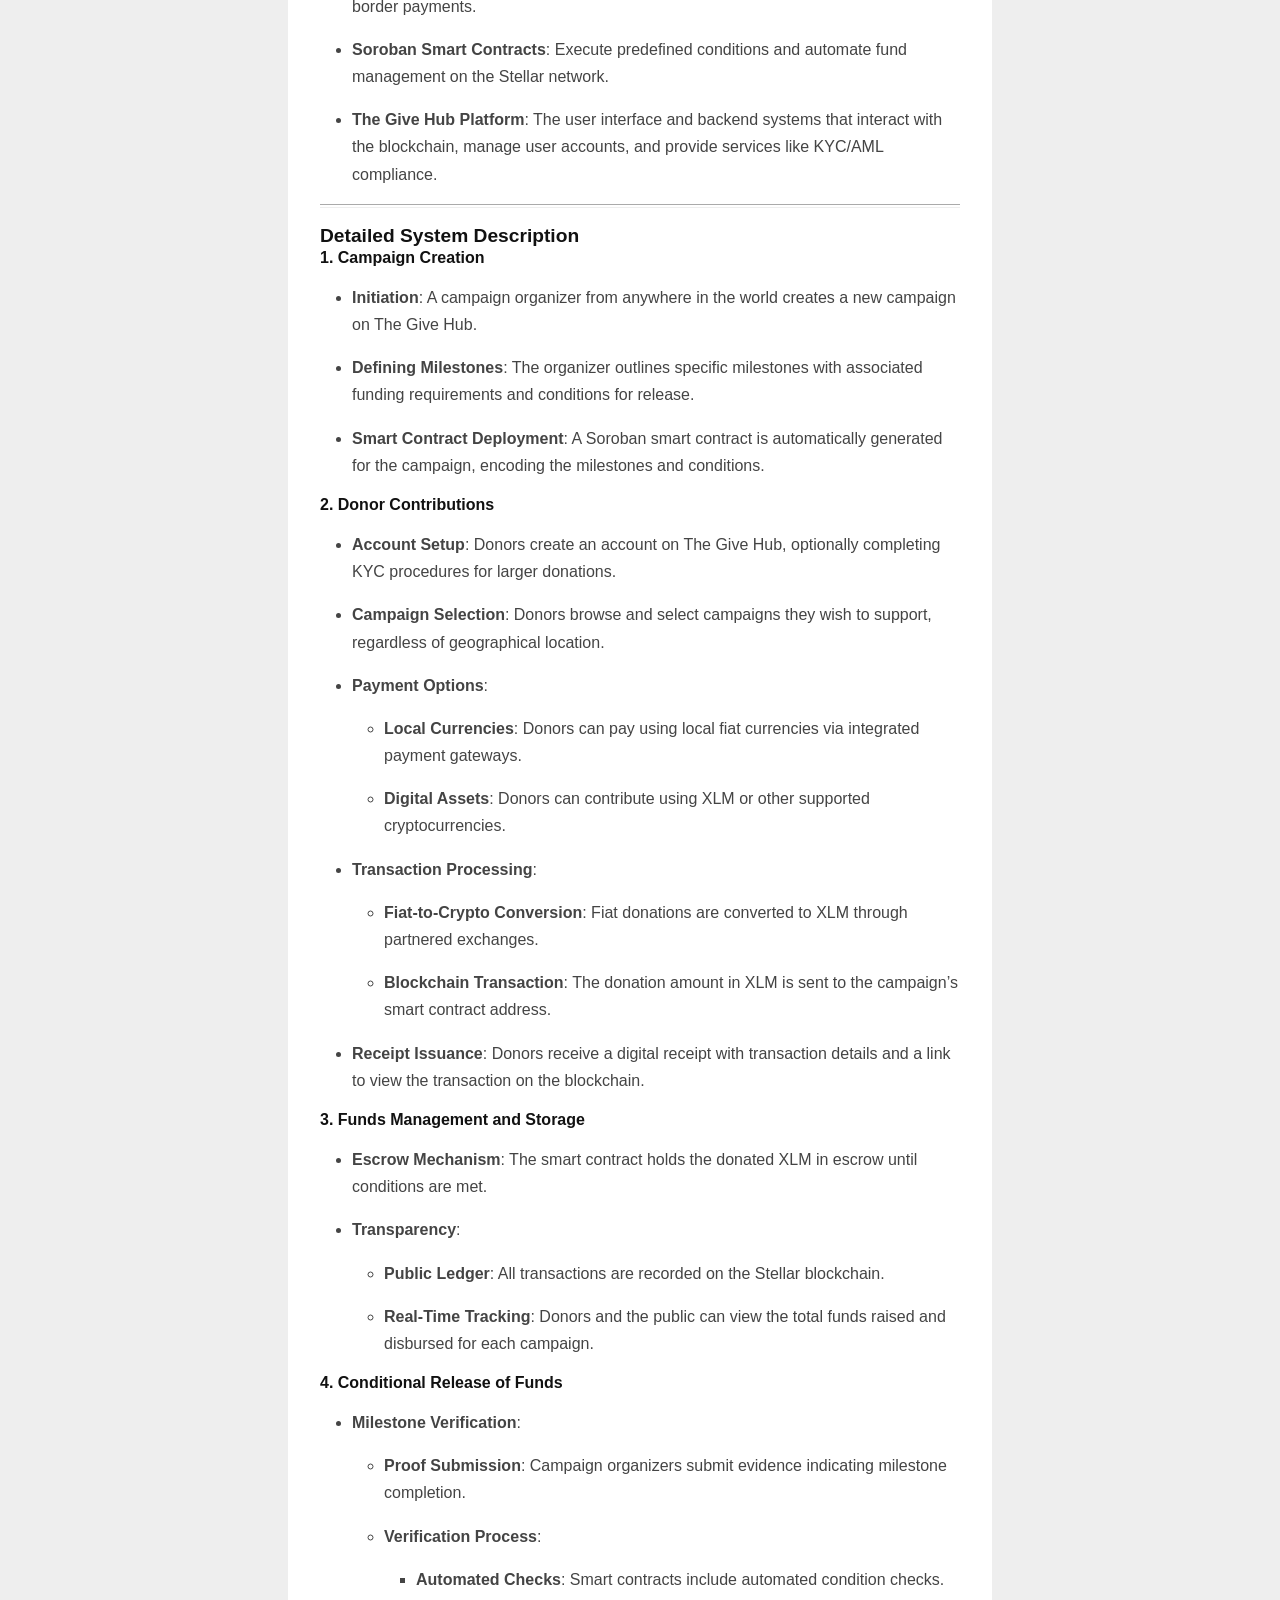
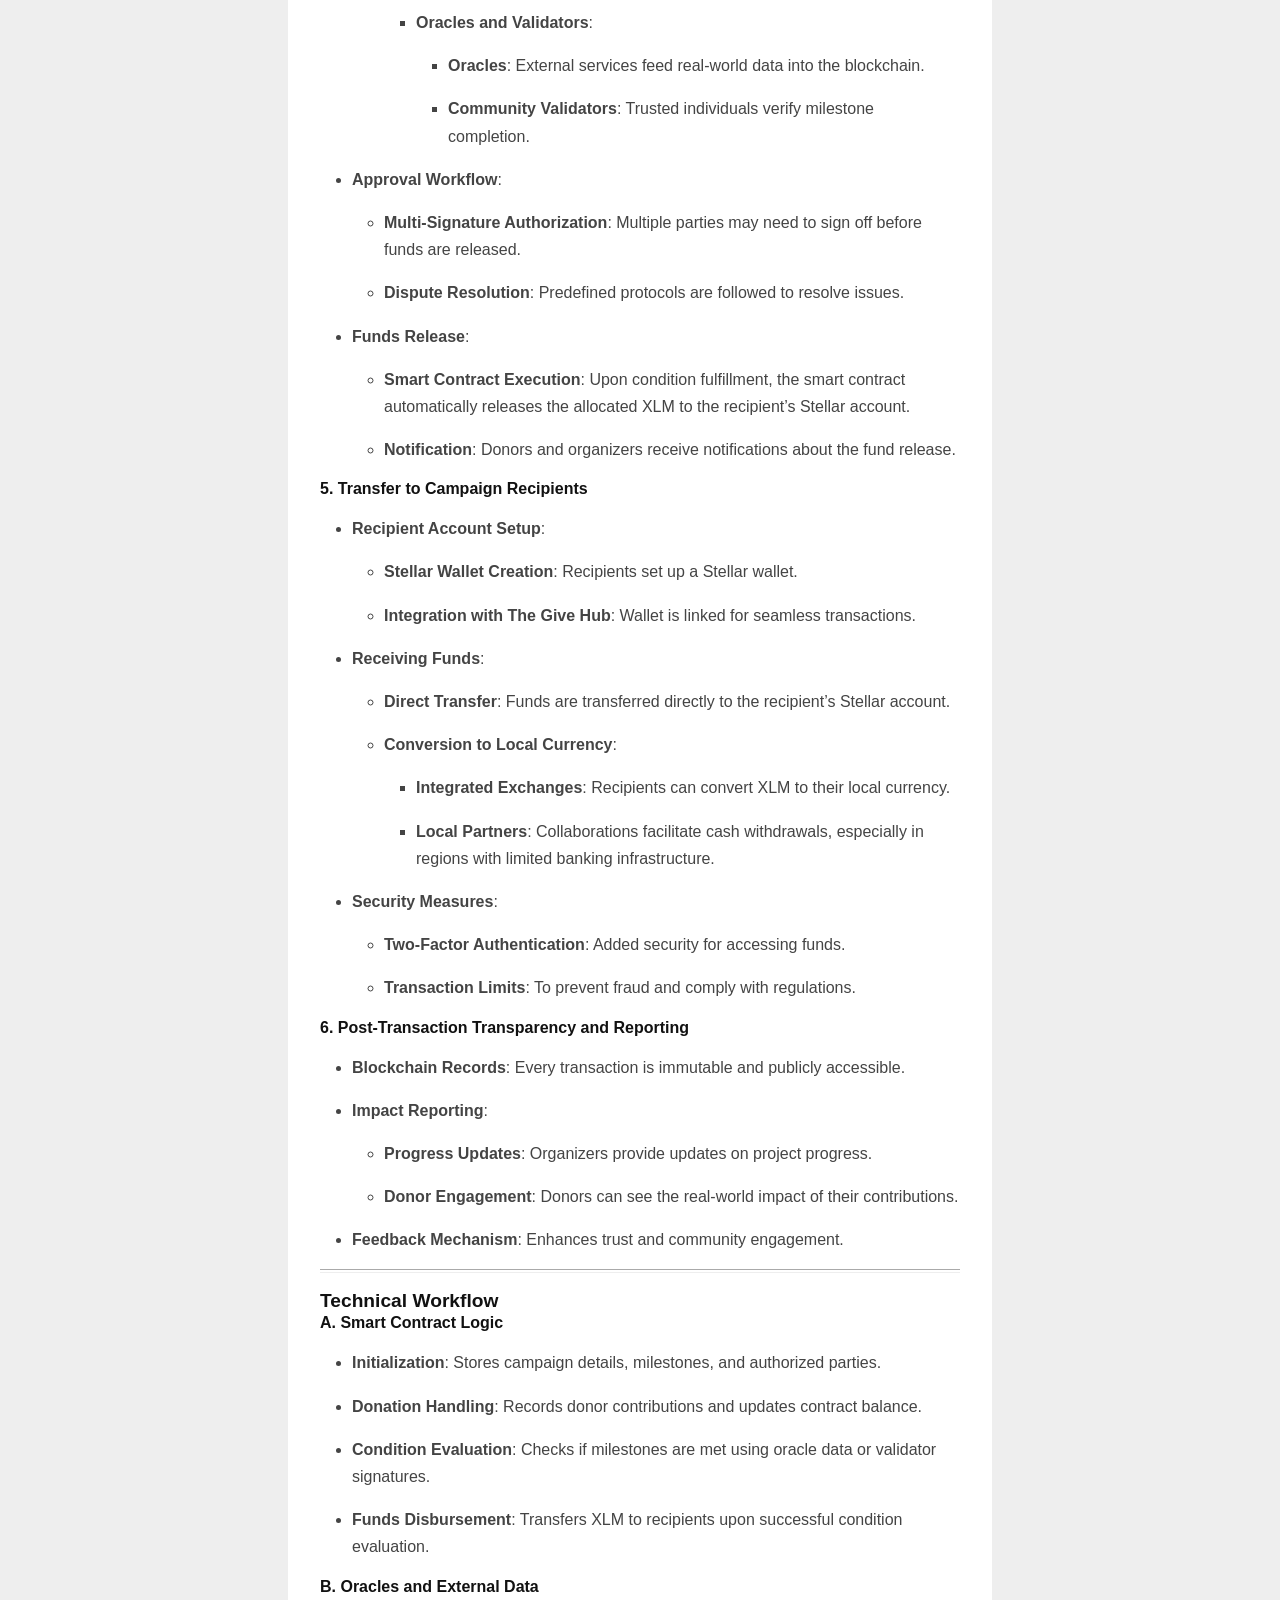
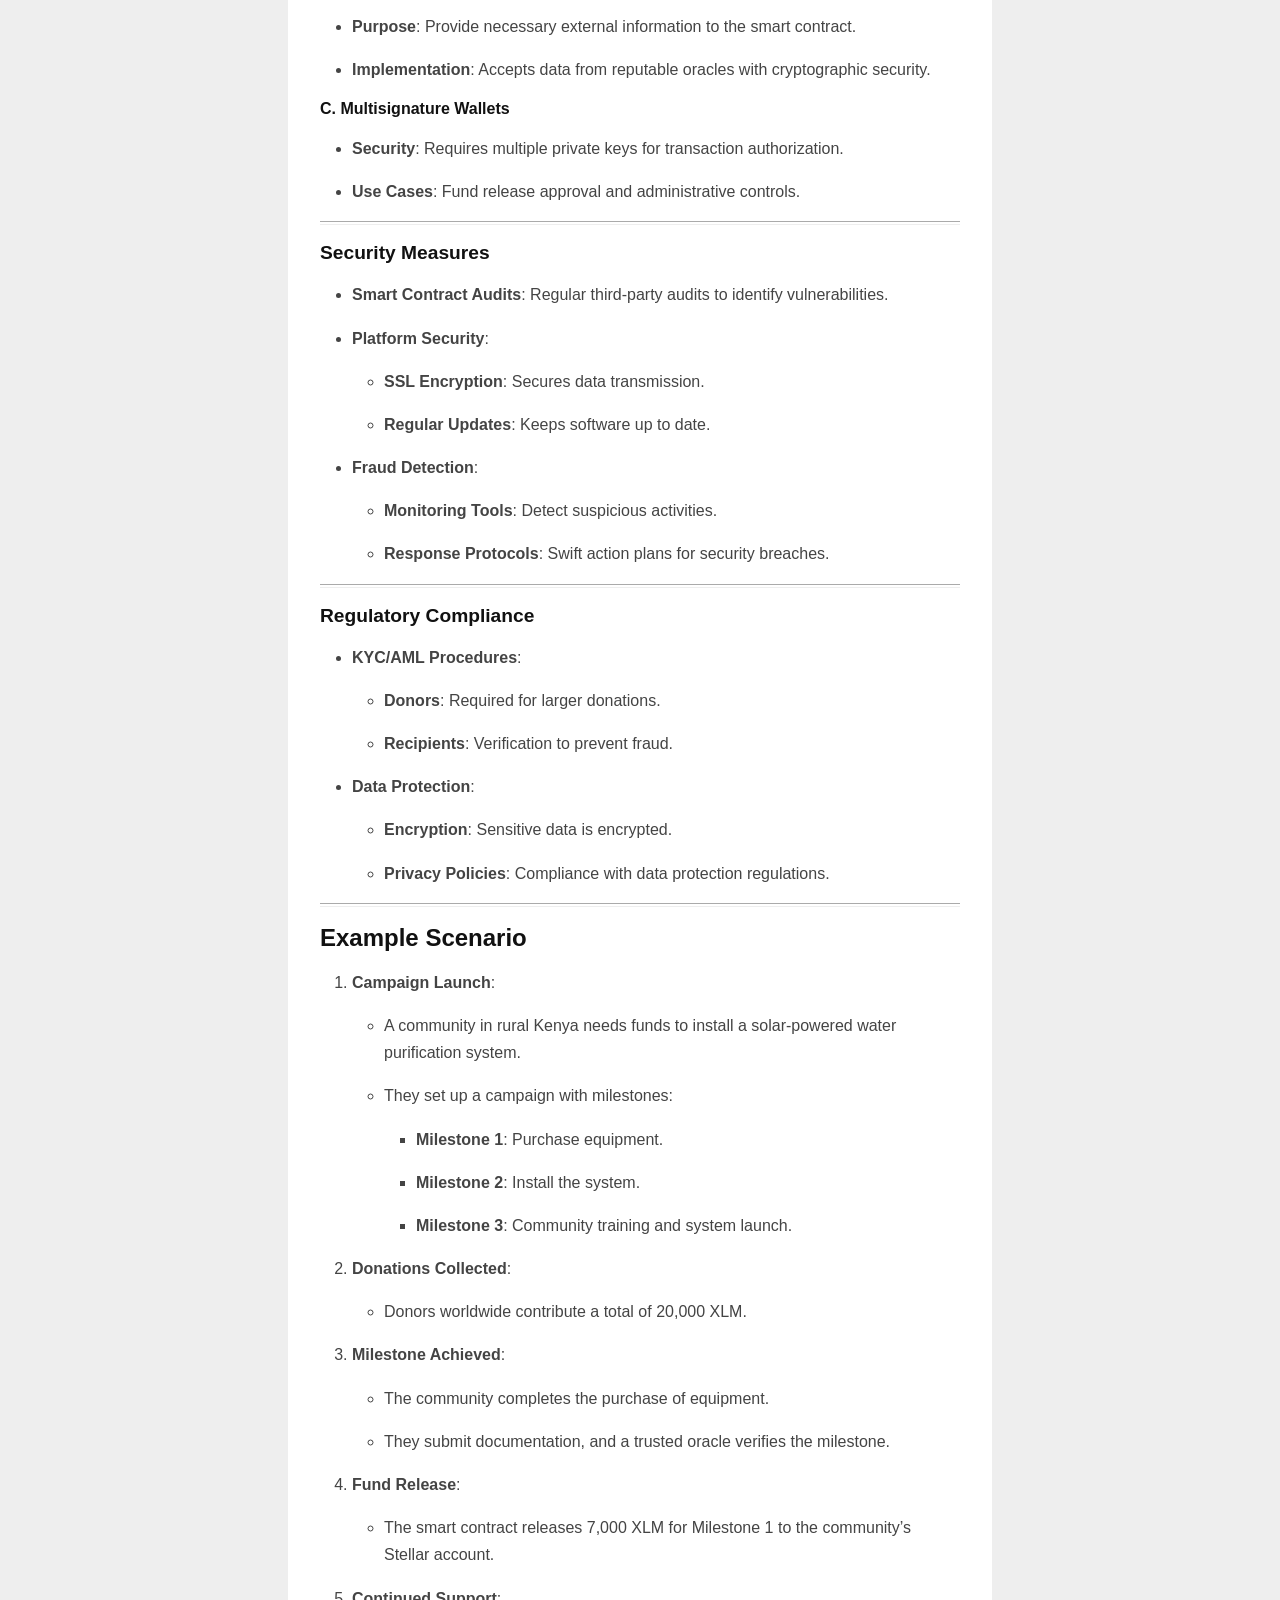
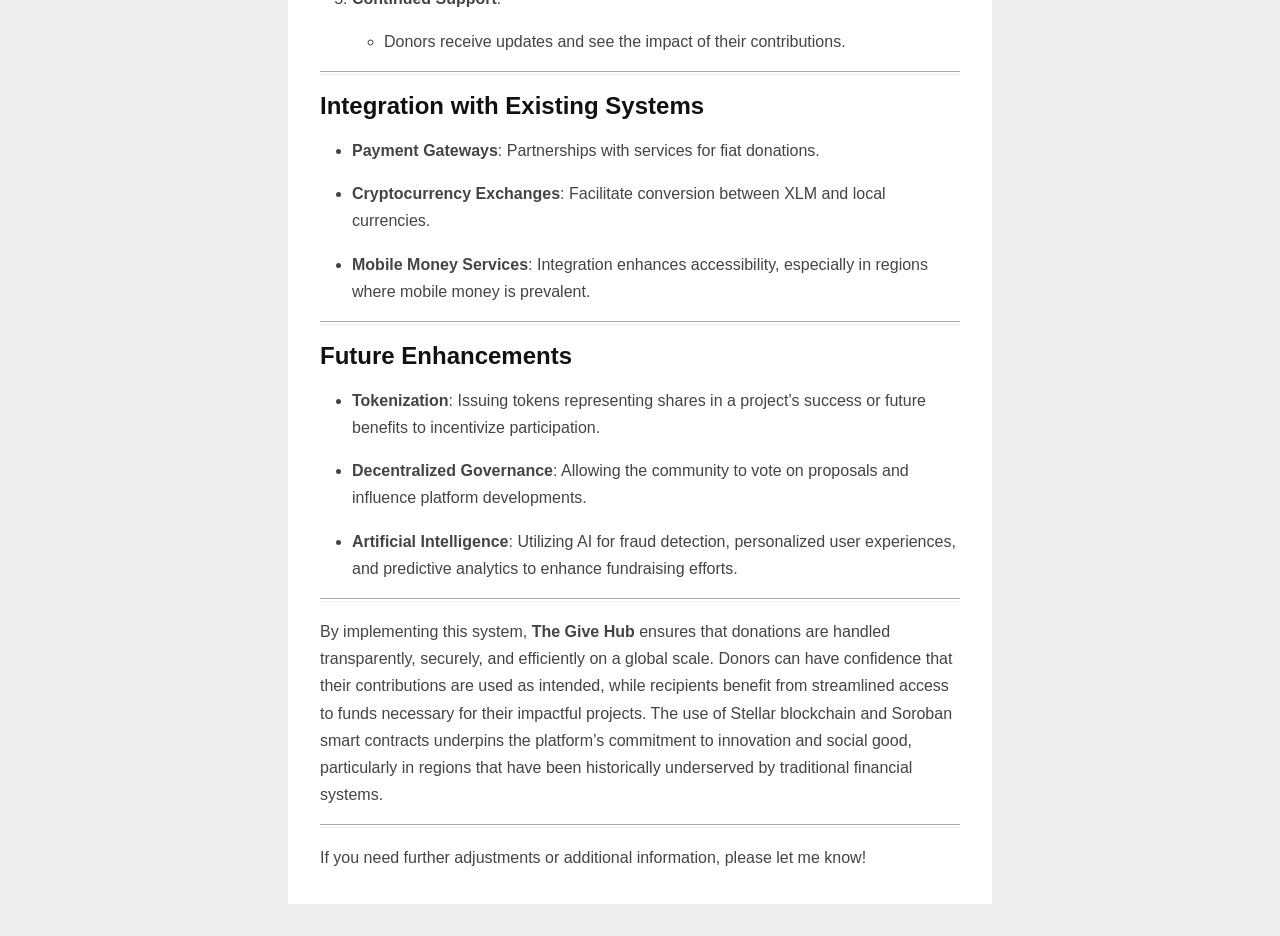
<file: overview.html>
<!DOCTYPE html>
<html xmlns="http://www.w3.org/1999/xhtml" lang xml:lang>
<head>
  <meta charset="utf-8" />
  <meta name="generator" content="pandoc" />
  <meta name="viewport" content="width=device-width, initial-scale=1.0, user-scalable=yes" />
  <title>overview</title>
  <style>
    code{white-space: pre-wrap;}
    span.smallcaps{font-variant: small-caps;}
    span.underline{text-decoration: underline;}
    div.column{display: inline-block; vertical-align: top; width: 50%;}
    div.hanging-indent{margin-left: 1.5em; text-indent: -1.5em;}
    ul.task-list{list-style: none;}
    .display.math{display: block; text-align: center; margin: 0.5rem auto;}
  </style>
  <style type="text/css">
html {
font-size: 100%;
overflow-y: scroll;
-webkit-text-size-adjust: 100%;
-ms-text-size-adjust: 100%;
}
body {
color: #444;
font-family: "Lexend", "HelveticaNeue", "Helvetica", "Arial", sans-serif;
font-size: 12px;
line-height: 1.7;
padding: 1em;
max-width: 44em;
background: #fefefe;
margin: 1em auto;
  background-color: #eee;
}
main {
  background-color: #fff;
  padding: 1em 2em;
}
a {
color: #0645ad;
text-decoration: none;
}
a:visited {
color: #0b0080;
}
a:hover {
color: #06e;
}
a:active {
color: #faa700;
}
a:focus {
outline: thin dotted;
}
*::-moz-selection {
background: rgba(255, 255, 0, 0.3);
color: #000;
}
*::selection {
background: rgba(255, 255, 0, 0.3);
color: #000;
}
a::-moz-selection {
background: rgba(255, 255, 0, 0.3);
color: #0645ad;
}
a::selection {
background: rgba(255, 255, 0, 0.3);
color: #0645ad;
}
p {
margin: 1em 0;
}
img {
max-width: 100%;
}
h1, h2, h3, h4, h5, h6 {
color: #111;
line-height: 125%;
margin-top: 0;
margin-bottom: 0;
font-weight: normal;
}
h4, h5, h6 {
font-weight: normal;
}
h1 {
font-size: 2.0em;
}
h2 {
font-size: 1.7em;
}
h3 {
font-size: 1.5em;
}
h4 {
font-size: 1.2em;
}
h5 {
font-size: 1em;
}
h6 {
font-size: 0.9em;
}
blockquote {
color: #666666;
margin: 0;
padding-left: 3em;
border-left: 0.5em #EEE solid;
}
hr {
display: block;
height: 2px;
border: 0;
border-top: 1px solid #aaa;
border-bottom: 1px solid #eee;
margin: 1em 0;
padding: 0;
}
pre, code, kbd, samp {
color: #000;
font-family: monospace, monospace;
_font-family: 'courier new', monospace;
font-size: 0.98em;
}
pre {
white-space: pre;
white-space: pre-wrap;
word-wrap: break-word;
}
b, strong {
font-weight: bold;
}
dfn {
font-style: italic;
}
ins {
background: #ff9;
color: #000;
text-decoration: none;
}
mark {
background: #ff0;
color: #000;
font-style: italic;
font-weight: bold;
}
sub, sup {
font-size: 75%;
line-height: 0;
position: relative;
vertical-align: baseline;
}
sup {
top: -0.5em;
}
sub {
bottom: -0.25em;
}
ul, ol {
margin: 1em 0;
padding: 0 0 0 2em;
}
li p:last-child {
margin-bottom: 0;
}
ul ul, ol ol {
margin: .3em 0;
}
dl {
margin-bottom: 1em;
}
dt {
font-weight: bold;
margin-bottom: .8em;
}
dd {
margin: 0 0 .8em 2em;
}
dd:last-child {
margin-bottom: 0;
}
img {
border: 0;
-ms-interpolation-mode: bicubic;
vertical-align: middle;
}
figure {
display: block;
text-align: center;
margin: 1em 0;
}
figure img {
border: none;
margin: 0 auto;
}
figcaption {
font-size: 0.8em;
font-style: italic;
margin: 0 0 .8em;
}
table {
margin-bottom: 2em;
border-bottom: 1px solid #ddd;
border-right: 1px solid #ddd;
border-spacing: 0;
border-collapse: collapse;
}
table th {
padding: .2em 1em;
background-color: #eee;
border-top: 1px solid #ddd;
border-left: 1px solid #ddd;
}
table td {
padding: .2em 1em;
border-top: 1px solid #ddd;
border-left: 1px solid #ddd;
vertical-align: top;
}
.author {
font-size: 1.2em;
text-align: center;
}
#title-block-header {
display: none; }
img[alt$="profile"] {
float: left;
width: 100px;
}
@media only screen and (min-width: 480px) {
body {
font-size: 14px;
}
}
@media only screen and (min-width: 768px) {
body {
font-size: 16px;
}
}
@media print {
* {
background: transparent !important;
color: black !important;
filter: none !important;
-ms-filter: none !important;
}
body {
font-size: 12pt;
max-width: 100%;
}
a, a:visited {
text-decoration: underline;
}
hr {
height: 1px;
border: 0;
border-bottom: 1px solid black;
}
a[href]:after {
content: " (" attr(href) ")";
}
abbr[title]:after {
content: " (" attr(title) ")";
}
.ir a:after, a[href^="javascript:"]:after, a[href^="#"]:after {
content: "";
}
pre, blockquote {
border: 1px solid #999;
padding-right: 1em;
page-break-inside: avoid;
}
tr, img {
page-break-inside: avoid;
}
img {
max-width: 100% !important;
}
@page :left {
margin: 15mm 20mm 15mm 10mm;
}
@page :right {
margin: 15mm 10mm 15mm 20mm;
}
p, h2, h3 {
orphans: 3;
widows: 3;
}
h2, h3 {
page-break-after: avoid;
}
}
</style>
</head>
<body>
  <main>
<h1 id="the-give-hub"><strong>The Give Hub</strong></h1>
<h2 id="empowering-global-communities-through-transparent-blockchain-crowdfunding"><strong>Empowering
Global Communities Through Transparent Blockchain
Crowdfunding</strong></h2>
<p><strong>Website</strong>: <a href="http://thegivehub.com">thegivehub.com</a></p>
<hr />
<h4 id="about-the-give-hub"><strong>About The Give Hub</strong></h4>
<p>The Give Hub is a blockchain-powered crowdfunding platform dedicated
to supporting impactful social causes worldwide. By leveraging the
transparency and security of the Stellar blockchain and Soroban smart
contracts, The Give Hub enables individuals, communities, and
organizations to raise funds for vital projects—ranging from building
wells and schools to advancing healthcare and sustainable development
initiatives. While we serve the entire world, we have a special focus on
empowering people in Latin America and Africa who have historically
lacked access to global financial services.</p>
<hr />
<h3 id="what-the-give-hub-offers"><strong>What The Give Hub
Offers</strong></h3>
<ol type="1">
<li><p><strong>Global Social Cause Crowdfunding</strong>: Individuals,
communities, and organizations can start campaigns to raise funds for
specific social causes, from infrastructure projects to educational and
healthcare initiatives, anywhere in the world.</p></li>
<li><p><strong>Direct Donations and Offerings</strong>: Provides a
simple way for individuals to donate or make offerings to their chosen
causes, projects, or organizations, whether it’s a one-time donation or
a recurring gift.</p></li>
<li><p><strong>Milestone-Based Funding</strong>: Allows campaigns to set
up milestone-based funding, ensuring that funds are only released when
goals are met, creating accountability for campaign managers.</p></li>
<li><p><strong>Transparency and Tracking with Blockchain</strong>:
Powered by the Stellar blockchain and Soroban smart contracts, The Give
Hub ensures each donation is tracked and only released according to
verifiable conditions. Donors can see how their funds are allocated,
helping build trust and confidence in the process.</p></li>
<li><p><strong>Multi-Currency and Flexible Payment Options</strong>:
Accepts donations in local currencies, USD, or digital assets (such as
Stellar Lumens or stablecoins), making giving accessible to those
without traditional banking services.</p></li>
</ol>
<hr />
<h3 id="our-target-audience"><strong>Our Target Audience</strong></h3>
<ul>
<li><p><strong>Community Organizations and Local Leaders</strong>:
Trusted entities worldwide can use The Give Hub to raise funds for vital
projects and connect with both local and international donors.</p></li>
<li><p><strong>Individual Donors</strong>: Anyone who wants to support
meaningful causes globally can use The Give Hub to find campaigns they
care about and trust.</p></li>
<li><p><strong>Socially-Minded Investors and Corporations</strong>:
Opens doors for mission-driven investors or companies interested in
supporting sustainable development projects and community-driven
initiatives.</p></li>
</ul>
<hr />
<h3 id="who-is-behind-the-give-hub"><strong>Who is Behind The Give
Hub?</strong></h3>
<p>The Give Hub is developed by a team of passionate blockchain and
technology experts with a strong belief in the power of community and
technology to make a difference. Our founders have backgrounds in
software engineering, blockchain, non-profit work, and financial
inclusion, with a shared vision of empowering underserved communities
through technology.</p>
<hr />
<h3 id="benefits-of-the-give-hub"><strong>Benefits of The Give
Hub</strong></h3>
<ul>
<li><p><strong>Transparency and Accountability</strong>: Uses blockchain
to track every donation, making it easy for donors to see where their
contributions go and how they make an impact.</p></li>
<li><p><strong>Trustworthy and Community-Driven</strong>: By partnering
with local leaders and trusted community organizations, The Give Hub
ensures that the causes listed on the platform are meaningful and have
strong local support.</p></li>
<li><p><strong>Accessibility for the Unbanked and Underbanked</strong>:
Designed to serve people who might not have access to traditional
banking services, with payment options that include digital wallets and
mobile-friendly transactions.</p></li>
<li><p><strong>Secure and Verifiable</strong>: Soroban smart contracts
add a layer of security, verifying that funds are only used for intended
purposes, giving donors peace of mind.</p></li>
</ul>
<hr />
<h3 id="our-specialties"><strong>Our Specialties</strong></h3>
<ul>
<li><p><strong>Blockchain-Backed Giving</strong>: Utilizing Stellar’s
blockchain and Soroban smart contracts, we offer unparalleled
transparency and security for donations.</p></li>
<li><p><strong>Global Reach with Localized Expertise</strong>: While
serving the entire world, The Give Hub focuses on regions like Latin
America and Africa, reflecting the needs, values, and financial
realities of these areas.</p></li>
<li><p><strong>Community-Partnered Projects</strong>: Partners with
local leaders to launch verified, impactful projects, ensuring funds are
used effectively for the community’s benefit.</p></li>
<li><p><strong>Support for Underserved Populations</strong>: Deeply
aligned with financial inclusion, providing alternatives for people who
lack traditional banking services but still want to support or benefit
from community development projects.</p></li>
</ul>
<hr />
<h3 id="the-give-hubs-unique-approach"><strong>The Give Hub’s Unique
Approach</strong></h3>
<p>The Give Hub sets itself apart by combining social impact with
financial inclusion in a way that respects and empowers local cultures
globally. By supporting projects that matter deeply to the communities
involved, The Give Hub allows donors to make a tangible difference while
upholding values of trust, transparency, and respect for local
practices.</p>
<p>Our platform offers both a web-based experience and a mobile-friendly
design, ensuring that even users with limited digital access can
participate. The Give Hub acts as a bridge, connecting people around the
world with causes they believe in and providing underserved communities
with the resources they need to thrive.</p>
<hr />
<h3 id="technical-system-using-stellar-blockchain-and-soroban-smart-contracts"><strong>Technical
System Using Stellar Blockchain and Soroban Smart
Contracts</strong></h3>
<h4 id="system-overview"><strong>System Overview</strong></h4>
<p>The Give Hub’s donation system is designed to:</p>
<ol type="1">
<li><p><strong>Allow Donations to Campaigns Globally</strong>: Enable
donors to contribute to campaigns using various currencies and payment
methods.</p></li>
<li><p><strong>Place Conditions on Fund Release</strong>: Implement
milestone-based funding where funds are released only when predefined
conditions are met.</p></li>
<li><p><strong>Transfer XLM to Campaign Recipients</strong>: Securely
and transparently transfer funds to recipients upon fulfillment of
conditions.</p></li>
</ol>
<hr />
<h4 id="key-components"><strong>Key Components</strong></h4>
<ul>
<li><p><strong>Stellar Blockchain</strong>: Facilitates fast, low-cost
financial transactions, ideal for cross-border payments.</p></li>
<li><p><strong>Soroban Smart Contracts</strong>: Execute predefined
conditions and automate fund management on the Stellar network.</p></li>
<li><p><strong>The Give Hub Platform</strong>: The user interface and
backend systems that interact with the blockchain, manage user accounts,
and provide services like KYC/AML compliance.</p></li>
</ul>
<hr />
<h4 id="detailed-system-description"><strong>Detailed System
Description</strong></h4>
<h5 id="campaign-creation"><strong>1. Campaign Creation</strong></h5>
<ul>
<li><p><strong>Initiation</strong>: A campaign organizer from anywhere
in the world creates a new campaign on The Give Hub.</p></li>
<li><p><strong>Defining Milestones</strong>: The organizer outlines
specific milestones with associated funding requirements and conditions
for release.</p></li>
<li><p><strong>Smart Contract Deployment</strong>: A Soroban smart
contract is automatically generated for the campaign, encoding the
milestones and conditions.</p></li>
</ul>
<h5 id="donor-contributions"><strong>2. Donor
Contributions</strong></h5>
<ul>
<li><p><strong>Account Setup</strong>: Donors create an account on The
Give Hub, optionally completing KYC procedures for larger
donations.</p></li>
<li><p><strong>Campaign Selection</strong>: Donors browse and select
campaigns they wish to support, regardless of geographical
location.</p></li>
<li><p><strong>Payment Options</strong>:</p>
<ul>
<li><p><strong>Local Currencies</strong>: Donors can pay using local
fiat currencies via integrated payment gateways.</p></li>
<li><p><strong>Digital Assets</strong>: Donors can contribute using XLM
or other supported cryptocurrencies.</p></li>
</ul></li>
<li><p><strong>Transaction Processing</strong>:</p>
<ul>
<li><p><strong>Fiat-to-Crypto Conversion</strong>: Fiat donations are
converted to XLM through partnered exchanges.</p></li>
<li><p><strong>Blockchain Transaction</strong>: The donation amount in
XLM is sent to the campaign’s smart contract address.</p></li>
</ul></li>
<li><p><strong>Receipt Issuance</strong>: Donors receive a digital
receipt with transaction details and a link to view the transaction on
the blockchain.</p></li>
</ul>
<h5 id="funds-management-and-storage"><strong>3. Funds Management and
Storage</strong></h5>
<ul>
<li><p><strong>Escrow Mechanism</strong>: The smart contract holds the
donated XLM in escrow until conditions are met.</p></li>
<li><p><strong>Transparency</strong>:</p>
<ul>
<li><p><strong>Public Ledger</strong>: All transactions are recorded on
the Stellar blockchain.</p></li>
<li><p><strong>Real-Time Tracking</strong>: Donors and the public can
view the total funds raised and disbursed for each campaign.</p></li>
</ul></li>
</ul>
<h5 id="conditional-release-of-funds"><strong>4. Conditional Release of
Funds</strong></h5>
<ul>
<li><p><strong>Milestone Verification</strong>:</p>
<ul>
<li><p><strong>Proof Submission</strong>: Campaign organizers submit
evidence indicating milestone completion.</p></li>
<li><p><strong>Verification Process</strong>:</p>
<ul>
<li><p><strong>Automated Checks</strong>: Smart contracts include
automated condition checks.</p></li>
<li><p><strong>Oracles and Validators</strong>:</p>
<ul>
<li><p><strong>Oracles</strong>: External services feed real-world data
into the blockchain.</p></li>
<li><p><strong>Community Validators</strong>: Trusted individuals verify
milestone completion.</p></li>
</ul></li>
</ul></li>
</ul></li>
<li><p><strong>Approval Workflow</strong>:</p>
<ul>
<li><p><strong>Multi-Signature Authorization</strong>: Multiple parties
may need to sign off before funds are released.</p></li>
<li><p><strong>Dispute Resolution</strong>: Predefined protocols are
followed to resolve issues.</p></li>
</ul></li>
<li><p><strong>Funds Release</strong>:</p>
<ul>
<li><p><strong>Smart Contract Execution</strong>: Upon condition
fulfillment, the smart contract automatically releases the allocated XLM
to the recipient’s Stellar account.</p></li>
<li><p><strong>Notification</strong>: Donors and organizers receive
notifications about the fund release.</p></li>
</ul></li>
</ul>
<h5 id="transfer-to-campaign-recipients"><strong>5. Transfer to Campaign
Recipients</strong></h5>
<ul>
<li><p><strong>Recipient Account Setup</strong>:</p>
<ul>
<li><p><strong>Stellar Wallet Creation</strong>: Recipients set up a
Stellar wallet.</p></li>
<li><p><strong>Integration with The Give Hub</strong>: Wallet is linked
for seamless transactions.</p></li>
</ul></li>
<li><p><strong>Receiving Funds</strong>:</p>
<ul>
<li><p><strong>Direct Transfer</strong>: Funds are transferred directly
to the recipient’s Stellar account.</p></li>
<li><p><strong>Conversion to Local Currency</strong>:</p>
<ul>
<li><p><strong>Integrated Exchanges</strong>: Recipients can convert XLM
to their local currency.</p></li>
<li><p><strong>Local Partners</strong>: Collaborations facilitate cash
withdrawals, especially in regions with limited banking
infrastructure.</p></li>
</ul></li>
</ul></li>
<li><p><strong>Security Measures</strong>:</p>
<ul>
<li><p><strong>Two-Factor Authentication</strong>: Added security for
accessing funds.</p></li>
<li><p><strong>Transaction Limits</strong>: To prevent fraud and comply
with regulations.</p></li>
</ul></li>
</ul>
<h5 id="post-transaction-transparency-and-reporting"><strong>6.
Post-Transaction Transparency and Reporting</strong></h5>
<ul>
<li><p><strong>Blockchain Records</strong>: Every transaction is
immutable and publicly accessible.</p></li>
<li><p><strong>Impact Reporting</strong>:</p>
<ul>
<li><p><strong>Progress Updates</strong>: Organizers provide updates on
project progress.</p></li>
<li><p><strong>Donor Engagement</strong>: Donors can see the real-world
impact of their contributions.</p></li>
</ul></li>
<li><p><strong>Feedback Mechanism</strong>: Enhances trust and community
engagement.</p></li>
</ul>
<hr />
<h4 id="technical-workflow"><strong>Technical Workflow</strong></h4>
<h5 id="a.-smart-contract-logic"><strong>A. Smart Contract
Logic</strong></h5>
<ul>
<li><p><strong>Initialization</strong>: Stores campaign details,
milestones, and authorized parties.</p></li>
<li><p><strong>Donation Handling</strong>: Records donor contributions
and updates contract balance.</p></li>
<li><p><strong>Condition Evaluation</strong>: Checks if milestones are
met using oracle data or validator signatures.</p></li>
<li><p><strong>Funds Disbursement</strong>: Transfers XLM to recipients
upon successful condition evaluation.</p></li>
</ul>
<h5 id="b.-oracles-and-external-data"><strong>B. Oracles and External
Data</strong></h5>
<ul>
<li><p><strong>Purpose</strong>: Provide necessary external information
to the smart contract.</p></li>
<li><p><strong>Implementation</strong>: Accepts data from reputable
oracles with cryptographic security.</p></li>
</ul>
<h5 id="c.-multisignature-wallets"><strong>C. Multisignature
Wallets</strong></h5>
<ul>
<li><p><strong>Security</strong>: Requires multiple private keys for
transaction authorization.</p></li>
<li><p><strong>Use Cases</strong>: Fund release approval and
administrative controls.</p></li>
</ul>
<hr />
<h4 id="security-measures"><strong>Security Measures</strong></h4>
<ul>
<li><p><strong>Smart Contract Audits</strong>: Regular third-party
audits to identify vulnerabilities.</p></li>
<li><p><strong>Platform Security</strong>:</p>
<ul>
<li><p><strong>SSL Encryption</strong>: Secures data
transmission.</p></li>
<li><p><strong>Regular Updates</strong>: Keeps software up to
date.</p></li>
</ul></li>
<li><p><strong>Fraud Detection</strong>:</p>
<ul>
<li><p><strong>Monitoring Tools</strong>: Detect suspicious
activities.</p></li>
<li><p><strong>Response Protocols</strong>: Swift action plans for
security breaches.</p></li>
</ul></li>
</ul>
<hr />
<h4 id="regulatory-compliance"><strong>Regulatory
Compliance</strong></h4>
<ul>
<li><p><strong>KYC/AML Procedures</strong>:</p>
<ul>
<li><p><strong>Donors</strong>: Required for larger donations.</p></li>
<li><p><strong>Recipients</strong>: Verification to prevent
fraud.</p></li>
</ul></li>
<li><p><strong>Data Protection</strong>:</p>
<ul>
<li><p><strong>Encryption</strong>: Sensitive data is
encrypted.</p></li>
<li><p><strong>Privacy Policies</strong>: Compliance with data
protection regulations.</p></li>
</ul></li>
</ul>
<hr />
<h3 id="example-scenario"><strong>Example Scenario</strong></h3>
<ol type="1">
<li><p><strong>Campaign Launch</strong>:</p>
<ul>
<li><p>A community in rural Kenya needs funds to install a solar-powered
water purification system.</p></li>
<li><p>They set up a campaign with milestones:</p>
<ul>
<li><p><strong>Milestone 1</strong>: Purchase equipment.</p></li>
<li><p><strong>Milestone 2</strong>: Install the system.</p></li>
<li><p><strong>Milestone 3</strong>: Community training and system
launch.</p></li>
</ul></li>
</ul></li>
<li><p><strong>Donations Collected</strong>:</p>
<ul>
<li>Donors worldwide contribute a total of 20,000 XLM.</li>
</ul></li>
<li><p><strong>Milestone Achieved</strong>:</p>
<ul>
<li><p>The community completes the purchase of equipment.</p></li>
<li><p>They submit documentation, and a trusted oracle verifies the
milestone.</p></li>
</ul></li>
<li><p><strong>Fund Release</strong>:</p>
<ul>
<li>The smart contract releases 7,000 XLM for Milestone 1 to the
community’s Stellar account.</li>
</ul></li>
<li><p><strong>Continued Support</strong>:</p>
<ul>
<li>Donors receive updates and see the impact of their
contributions.</li>
</ul></li>
</ol>
<hr />
<h3 id="integration-with-existing-systems"><strong>Integration with
Existing Systems</strong></h3>
<ul>
<li><p><strong>Payment Gateways</strong>: Partnerships with services for
fiat donations.</p></li>
<li><p><strong>Cryptocurrency Exchanges</strong>: Facilitate conversion
between XLM and local currencies.</p></li>
<li><p><strong>Mobile Money Services</strong>: Integration enhances
accessibility, especially in regions where mobile money is
prevalent.</p></li>
</ul>
<hr />
<h3 id="future-enhancements"><strong>Future Enhancements</strong></h3>
<ul>
<li><p><strong>Tokenization</strong>: Issuing tokens representing shares
in a project’s success or future benefits to incentivize
participation.</p></li>
<li><p><strong>Decentralized Governance</strong>: Allowing the community
to vote on proposals and influence platform developments.</p></li>
<li><p><strong>Artificial Intelligence</strong>: Utilizing AI for fraud
detection, personalized user experiences, and predictive analytics to
enhance fundraising efforts.</p></li>
</ul>
<hr />
<p>By implementing this system, <strong>The Give Hub</strong> ensures
that donations are handled transparently, securely, and efficiently on a
global scale. Donors can have confidence that their contributions are
used as intended, while recipients benefit from streamlined access to
funds necessary for their impactful projects. The use of Stellar
blockchain and Soroban smart contracts underpins the platform’s
commitment to innovation and social good, particularly in regions that
have been historically underserved by traditional financial systems.</p>
<hr />
<p>If you need further adjustments or additional information, please let
me know!</p>
  </main>
</body>
</html>
</file>
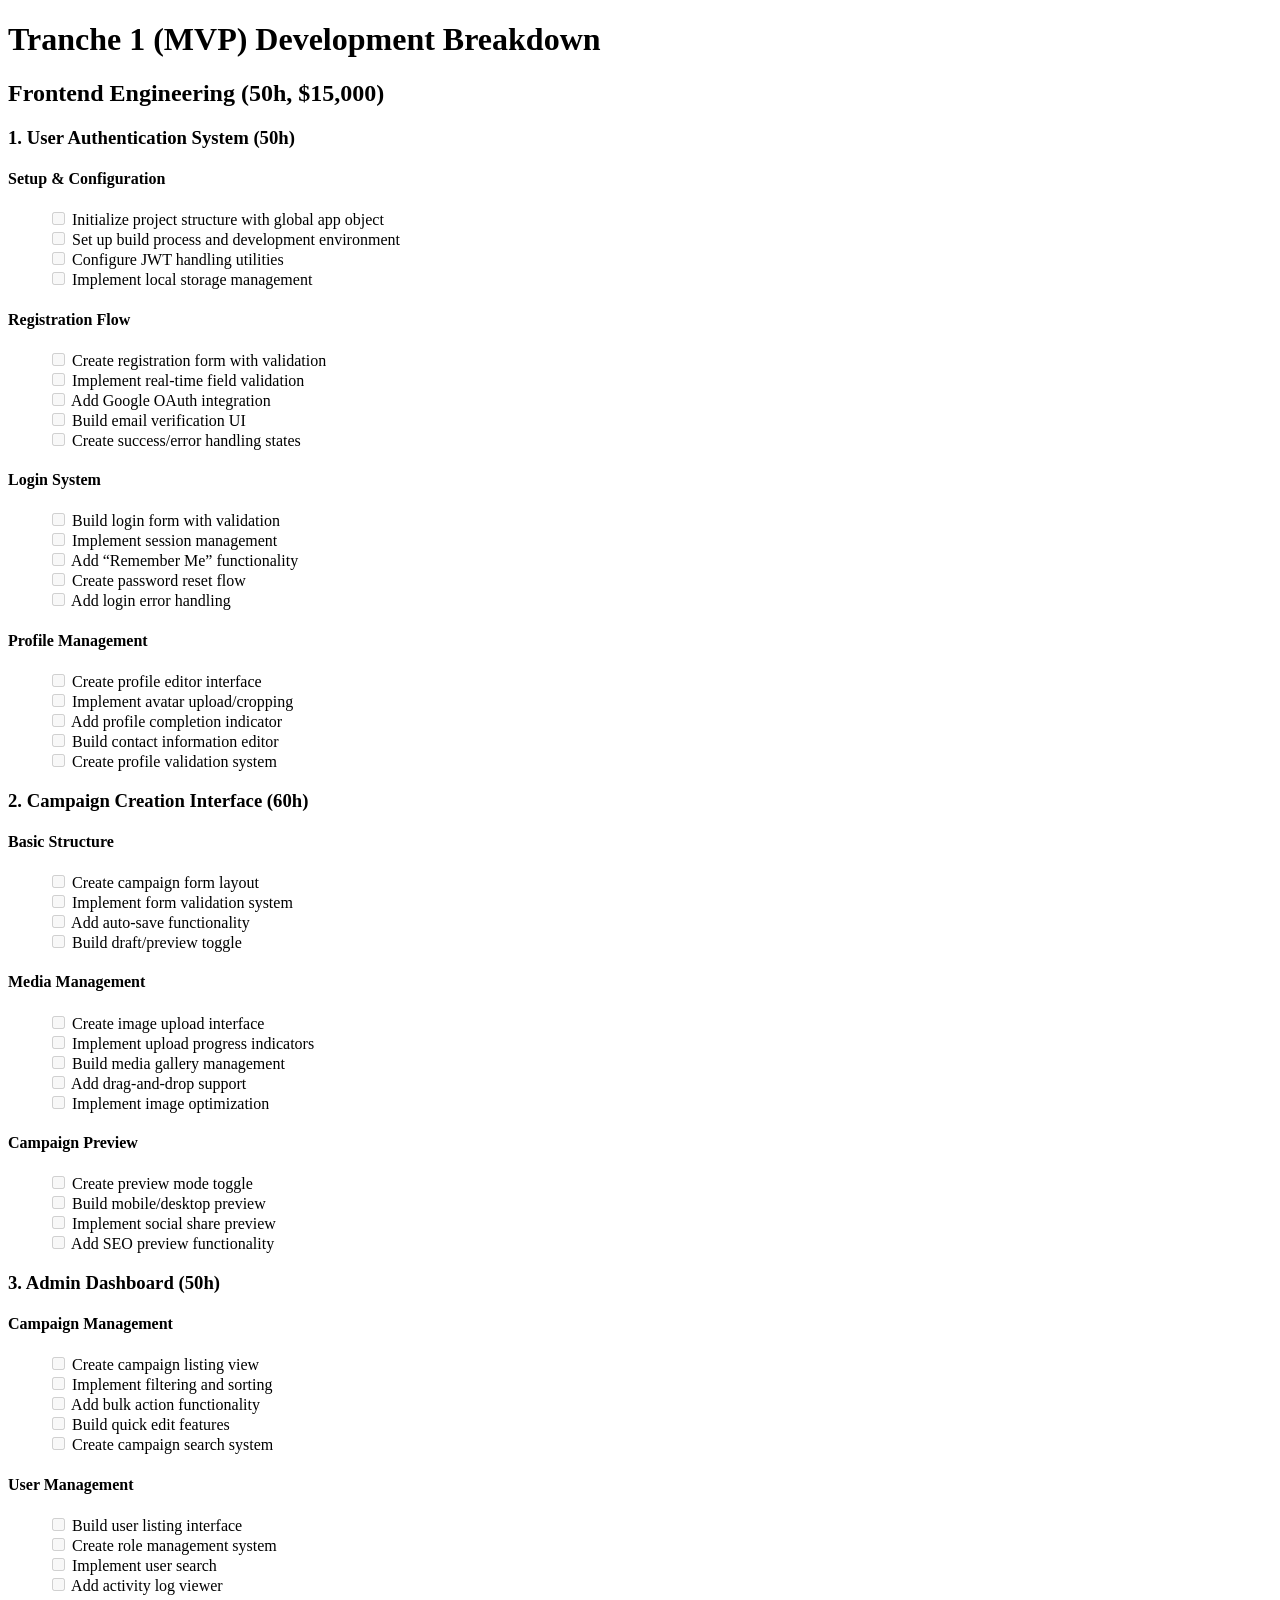
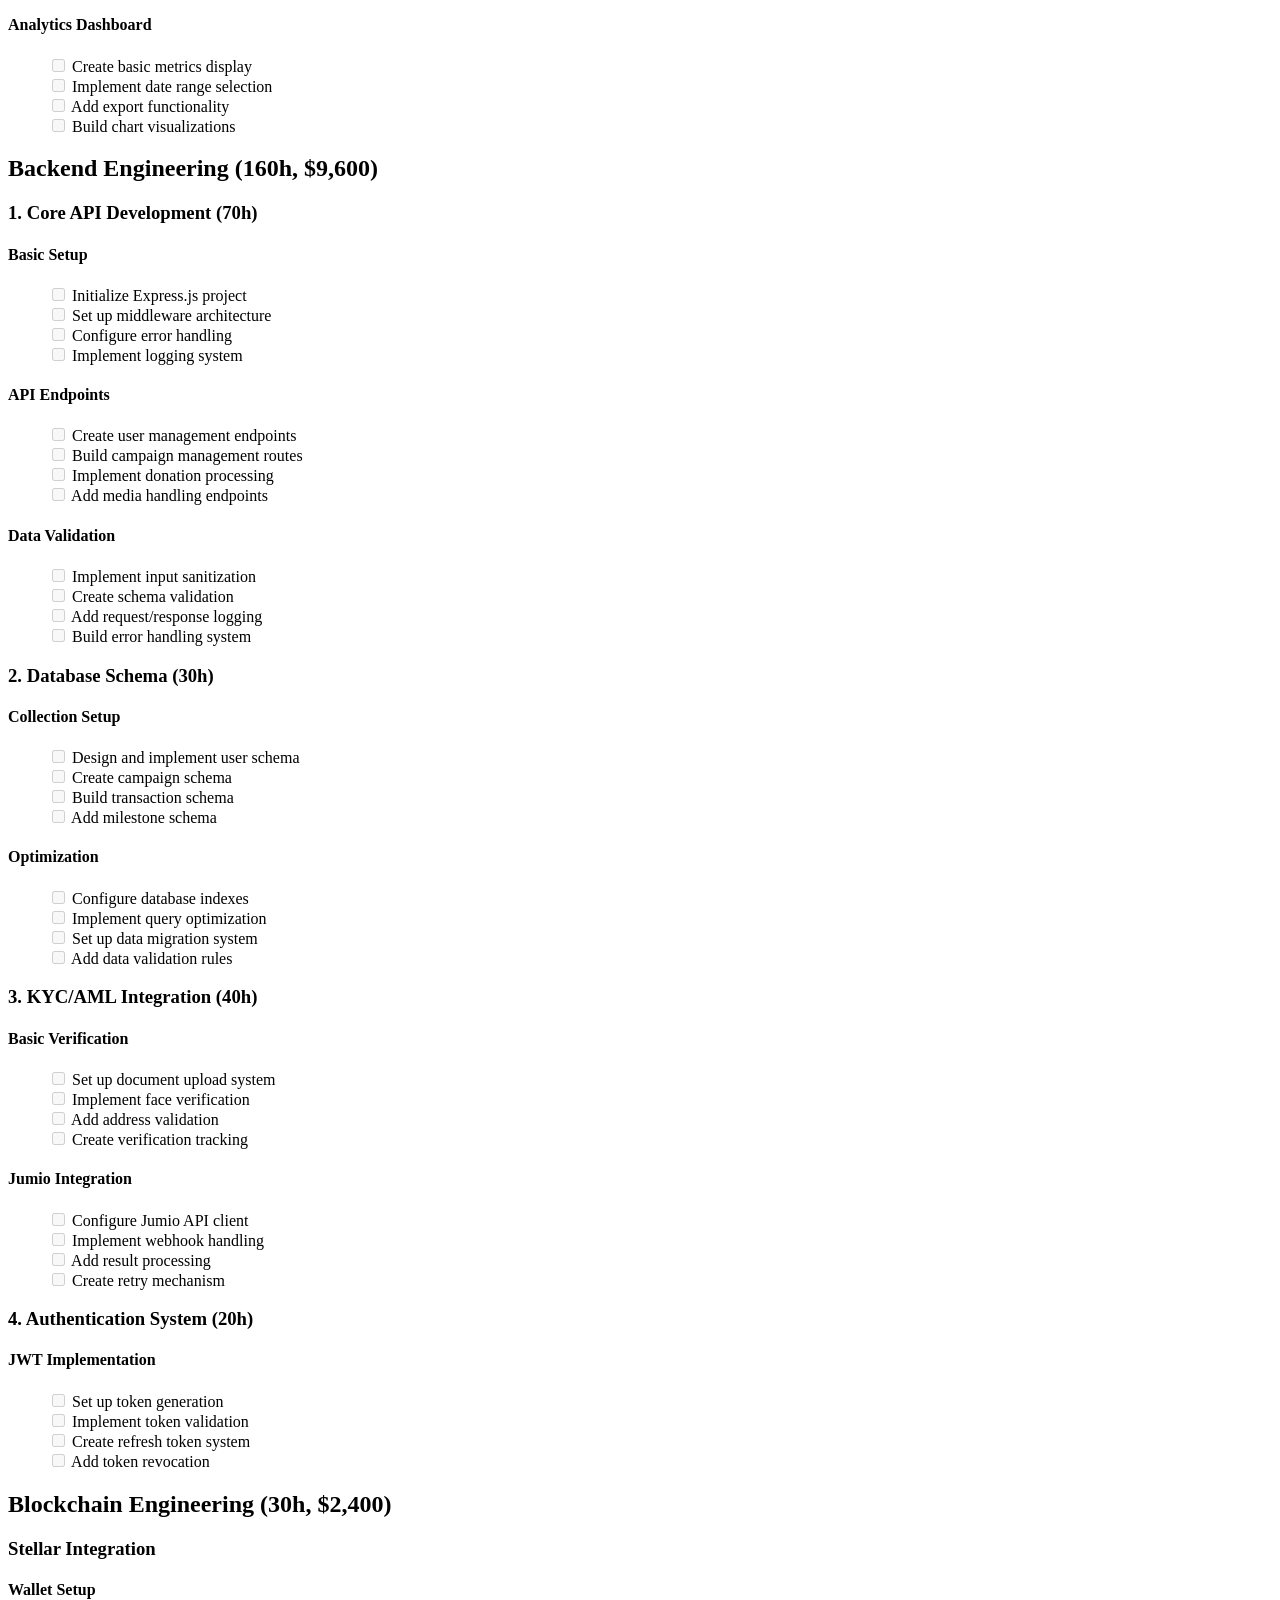
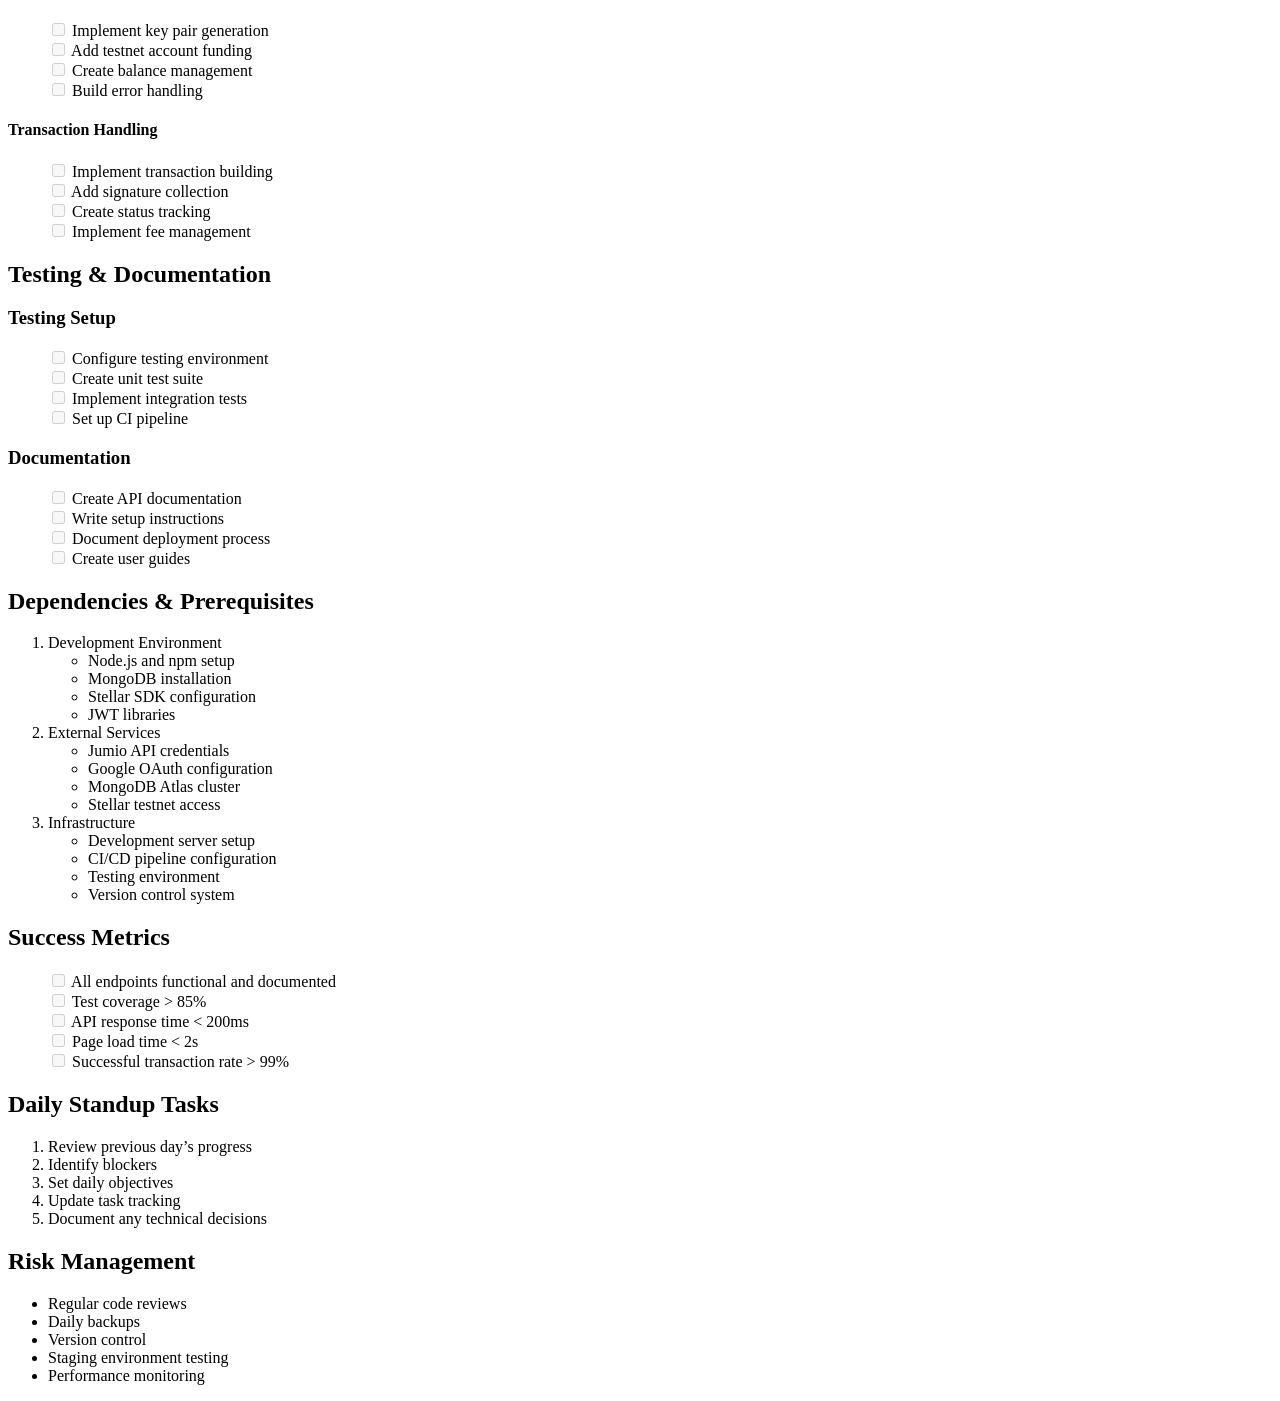
<file: tranche1.html>
<!DOCTYPE html>
<html xmlns="http://www.w3.org/1999/xhtml" lang="" xml:lang="">
<head>
  <meta charset="utf-8" />
  <meta name="generator" content="pandoc" />
  <meta name="viewport" content="width=device-width, initial-scale=1.0, user-scalable=yes" />
  <title>tranche1</title>
  <style>
    code{white-space: pre-wrap;}
    span.smallcaps{font-variant: small-caps;}
    span.underline{text-decoration: underline;}
    div.column{display: inline-block; vertical-align: top; width: 50%;}
    div.hanging-indent{margin-left: 1.5em; text-indent: -1.5em;}
    ul.task-list{list-style: none;}
    .display.math{display: block; text-align: center; margin: 0.5rem auto;}
  </style>
  <link rel="stylesheet" href="https://cdr2.com/pandoc.css" />
</head>
<body>
<h1 id="tranche-1-mvp-development-breakdown">Tranche 1 (MVP) Development
Breakdown</h1>
<h2 id="frontend-engineering-50h-15000">Frontend Engineering (50h,
$15,000)</h2>
<h3 id="user-authentication-system-50h">1. User Authentication System
(50h)</h3>
<h4 id="setup-configuration">Setup &amp; Configuration</h4>
<ul class="task-list">
<li><input type="checkbox" disabled="" />
Initialize project structure with global app object</li>
<li><input type="checkbox" disabled="" />
Set up build process and development environment</li>
<li><input type="checkbox" disabled="" />
Configure JWT handling utilities</li>
<li><input type="checkbox" disabled="" />
Implement local storage management</li>
</ul>
<h4 id="registration-flow">Registration Flow</h4>
<ul class="task-list">
<li><input type="checkbox" disabled="" />
Create registration form with validation</li>
<li><input type="checkbox" disabled="" />
Implement real-time field validation</li>
<li><input type="checkbox" disabled="" />
Add Google OAuth integration</li>
<li><input type="checkbox" disabled="" />
Build email verification UI</li>
<li><input type="checkbox" disabled="" />
Create success/error handling states</li>
</ul>
<h4 id="login-system">Login System</h4>
<ul class="task-list">
<li><input type="checkbox" disabled="" />
Build login form with validation</li>
<li><input type="checkbox" disabled="" />
Implement session management</li>
<li><input type="checkbox" disabled="" />
Add “Remember Me” functionality</li>
<li><input type="checkbox" disabled="" />
Create password reset flow</li>
<li><input type="checkbox" disabled="" />
Add login error handling</li>
</ul>
<h4 id="profile-management">Profile Management</h4>
<ul class="task-list">
<li><input type="checkbox" disabled="" />
Create profile editor interface</li>
<li><input type="checkbox" disabled="" />
Implement avatar upload/cropping</li>
<li><input type="checkbox" disabled="" />
Add profile completion indicator</li>
<li><input type="checkbox" disabled="" />
Build contact information editor</li>
<li><input type="checkbox" disabled="" />
Create profile validation system</li>
</ul>
<h3 id="campaign-creation-interface-60h">2. Campaign Creation Interface
(60h)</h3>
<h4 id="basic-structure">Basic Structure</h4>
<ul class="task-list">
<li><input type="checkbox" disabled="" />
Create campaign form layout</li>
<li><input type="checkbox" disabled="" />
Implement form validation system</li>
<li><input type="checkbox" disabled="" />
Add auto-save functionality</li>
<li><input type="checkbox" disabled="" />
Build draft/preview toggle</li>
</ul>
<h4 id="media-management">Media Management</h4>
<ul class="task-list">
<li><input type="checkbox" disabled="" />
Create image upload interface</li>
<li><input type="checkbox" disabled="" />
Implement upload progress indicators</li>
<li><input type="checkbox" disabled="" />
Build media gallery management</li>
<li><input type="checkbox" disabled="" />
Add drag-and-drop support</li>
<li><input type="checkbox" disabled="" />
Implement image optimization</li>
</ul>
<h4 id="campaign-preview">Campaign Preview</h4>
<ul class="task-list">
<li><input type="checkbox" disabled="" />
Create preview mode toggle</li>
<li><input type="checkbox" disabled="" />
Build mobile/desktop preview</li>
<li><input type="checkbox" disabled="" />
Implement social share preview</li>
<li><input type="checkbox" disabled="" />
Add SEO preview functionality</li>
</ul>
<h3 id="admin-dashboard-50h">3. Admin Dashboard (50h)</h3>
<h4 id="campaign-management">Campaign Management</h4>
<ul class="task-list">
<li><input type="checkbox" disabled="" />
Create campaign listing view</li>
<li><input type="checkbox" disabled="" />
Implement filtering and sorting</li>
<li><input type="checkbox" disabled="" />
Add bulk action functionality</li>
<li><input type="checkbox" disabled="" />
Build quick edit features</li>
<li><input type="checkbox" disabled="" />
Create campaign search system</li>
</ul>
<h4 id="user-management">User Management</h4>
<ul class="task-list">
<li><input type="checkbox" disabled="" />
Build user listing interface</li>
<li><input type="checkbox" disabled="" />
Create role management system</li>
<li><input type="checkbox" disabled="" />
Implement user search</li>
<li><input type="checkbox" disabled="" />
Add activity log viewer</li>
</ul>
<h4 id="analytics-dashboard">Analytics Dashboard</h4>
<ul class="task-list">
<li><input type="checkbox" disabled="" />
Create basic metrics display</li>
<li><input type="checkbox" disabled="" />
Implement date range selection</li>
<li><input type="checkbox" disabled="" />
Add export functionality</li>
<li><input type="checkbox" disabled="" />
Build chart visualizations</li>
</ul>
<h2 id="backend-engineering-160h-9600">Backend Engineering (160h,
$9,600)</h2>
<h3 id="core-api-development-70h">1. Core API Development (70h)</h3>
<h4 id="basic-setup">Basic Setup</h4>
<ul class="task-list">
<li><input type="checkbox" disabled="" />
Initialize Express.js project</li>
<li><input type="checkbox" disabled="" />
Set up middleware architecture</li>
<li><input type="checkbox" disabled="" />
Configure error handling</li>
<li><input type="checkbox" disabled="" />
Implement logging system</li>
</ul>
<h4 id="api-endpoints">API Endpoints</h4>
<ul class="task-list">
<li><input type="checkbox" disabled="" />
Create user management endpoints</li>
<li><input type="checkbox" disabled="" />
Build campaign management routes</li>
<li><input type="checkbox" disabled="" />
Implement donation processing</li>
<li><input type="checkbox" disabled="" />
Add media handling endpoints</li>
</ul>
<h4 id="data-validation">Data Validation</h4>
<ul class="task-list">
<li><input type="checkbox" disabled="" />
Implement input sanitization</li>
<li><input type="checkbox" disabled="" />
Create schema validation</li>
<li><input type="checkbox" disabled="" />
Add request/response logging</li>
<li><input type="checkbox" disabled="" />
Build error handling system</li>
</ul>
<h3 id="database-schema-30h">2. Database Schema (30h)</h3>
<h4 id="collection-setup">Collection Setup</h4>
<ul class="task-list">
<li><input type="checkbox" disabled="" />
Design and implement user schema</li>
<li><input type="checkbox" disabled="" />
Create campaign schema</li>
<li><input type="checkbox" disabled="" />
Build transaction schema</li>
<li><input type="checkbox" disabled="" />
Add milestone schema</li>
</ul>
<h4 id="optimization">Optimization</h4>
<ul class="task-list">
<li><input type="checkbox" disabled="" />
Configure database indexes</li>
<li><input type="checkbox" disabled="" />
Implement query optimization</li>
<li><input type="checkbox" disabled="" />
Set up data migration system</li>
<li><input type="checkbox" disabled="" />
Add data validation rules</li>
</ul>
<h3 id="kycaml-integration-40h">3. KYC/AML Integration (40h)</h3>
<h4 id="basic-verification">Basic Verification</h4>
<ul class="task-list">
<li><input type="checkbox" disabled="" />
Set up document upload system</li>
<li><input type="checkbox" disabled="" />
Implement face verification</li>
<li><input type="checkbox" disabled="" />
Add address validation</li>
<li><input type="checkbox" disabled="" />
Create verification tracking</li>
</ul>
<h4 id="jumio-integration">Jumio Integration</h4>
<ul class="task-list">
<li><input type="checkbox" disabled="" />
Configure Jumio API client</li>
<li><input type="checkbox" disabled="" />
Implement webhook handling</li>
<li><input type="checkbox" disabled="" />
Add result processing</li>
<li><input type="checkbox" disabled="" />
Create retry mechanism</li>
</ul>
<h3 id="authentication-system-20h">4. Authentication System (20h)</h3>
<h4 id="jwt-implementation">JWT Implementation</h4>
<ul class="task-list">
<li><input type="checkbox" disabled="" />
Set up token generation</li>
<li><input type="checkbox" disabled="" />
Implement token validation</li>
<li><input type="checkbox" disabled="" />
Create refresh token system</li>
<li><input type="checkbox" disabled="" />
Add token revocation</li>
</ul>
<h2 id="blockchain-engineering-30h-2400">Blockchain Engineering (30h,
$2,400)</h2>
<h3 id="stellar-integration">Stellar Integration</h3>
<h4 id="wallet-setup">Wallet Setup</h4>
<ul class="task-list">
<li><input type="checkbox" disabled="" />
Implement key pair generation</li>
<li><input type="checkbox" disabled="" />
Add testnet account funding</li>
<li><input type="checkbox" disabled="" />
Create balance management</li>
<li><input type="checkbox" disabled="" />
Build error handling</li>
</ul>
<h4 id="transaction-handling">Transaction Handling</h4>
<ul class="task-list">
<li><input type="checkbox" disabled="" />
Implement transaction building</li>
<li><input type="checkbox" disabled="" />
Add signature collection</li>
<li><input type="checkbox" disabled="" />
Create status tracking</li>
<li><input type="checkbox" disabled="" />
Implement fee management</li>
</ul>
<h2 id="testing-documentation">Testing &amp; Documentation</h2>
<h3 id="testing-setup">Testing Setup</h3>
<ul class="task-list">
<li><input type="checkbox" disabled="" />
Configure testing environment</li>
<li><input type="checkbox" disabled="" />
Create unit test suite</li>
<li><input type="checkbox" disabled="" />
Implement integration tests</li>
<li><input type="checkbox" disabled="" />
Set up CI pipeline</li>
</ul>
<h3 id="documentation">Documentation</h3>
<ul class="task-list">
<li><input type="checkbox" disabled="" />
Create API documentation</li>
<li><input type="checkbox" disabled="" />
Write setup instructions</li>
<li><input type="checkbox" disabled="" />
Document deployment process</li>
<li><input type="checkbox" disabled="" />
Create user guides</li>
</ul>
<h2 id="dependencies-prerequisites">Dependencies &amp;
Prerequisites</h2>
<ol type="1">
<li>Development Environment
<ul>
<li>Node.js and npm setup</li>
<li>MongoDB installation</li>
<li>Stellar SDK configuration</li>
<li>JWT libraries</li>
</ul></li>
<li>External Services
<ul>
<li>Jumio API credentials</li>
<li>Google OAuth configuration</li>
<li>MongoDB Atlas cluster</li>
<li>Stellar testnet access</li>
</ul></li>
<li>Infrastructure
<ul>
<li>Development server setup</li>
<li>CI/CD pipeline configuration</li>
<li>Testing environment</li>
<li>Version control system</li>
</ul></li>
</ol>
<h2 id="success-metrics">Success Metrics</h2>
<ul class="task-list">
<li><input type="checkbox" disabled="" />
All endpoints functional and documented</li>
<li><input type="checkbox" disabled="" />
Test coverage &gt; 85%</li>
<li><input type="checkbox" disabled="" />
API response time &lt; 200ms</li>
<li><input type="checkbox" disabled="" />
Page load time &lt; 2s</li>
<li><input type="checkbox" disabled="" />
Successful transaction rate &gt; 99%</li>
</ul>
<h2 id="daily-standup-tasks">Daily Standup Tasks</h2>
<ol type="1">
<li>Review previous day’s progress</li>
<li>Identify blockers</li>
<li>Set daily objectives</li>
<li>Update task tracking</li>
<li>Document any technical decisions</li>
</ol>
<h2 id="risk-management">Risk Management</h2>
<ul>
<li>Regular code reviews</li>
<li>Daily backups</li>
<li>Version control</li>
<li>Staging environment testing</li>
<li>Performance monitoring</li>
</ul>
</body>
</html>
</file>
